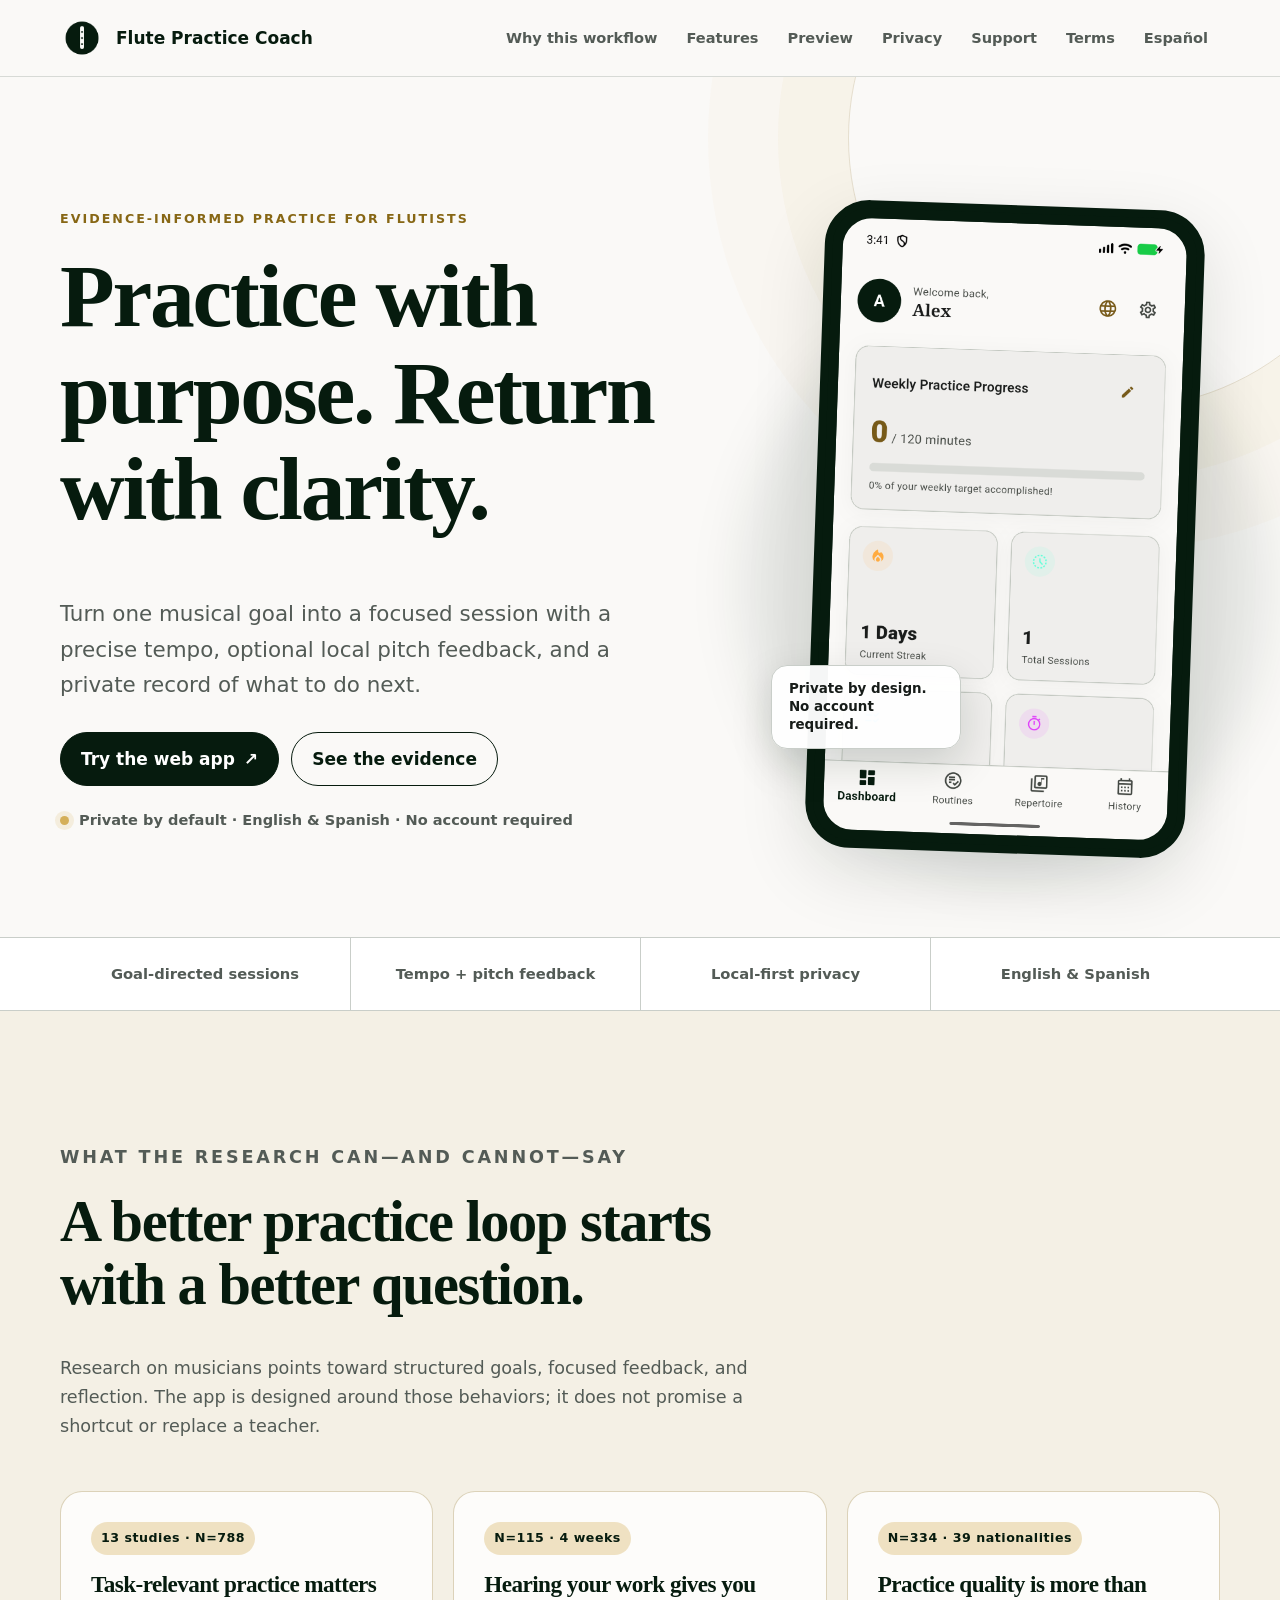
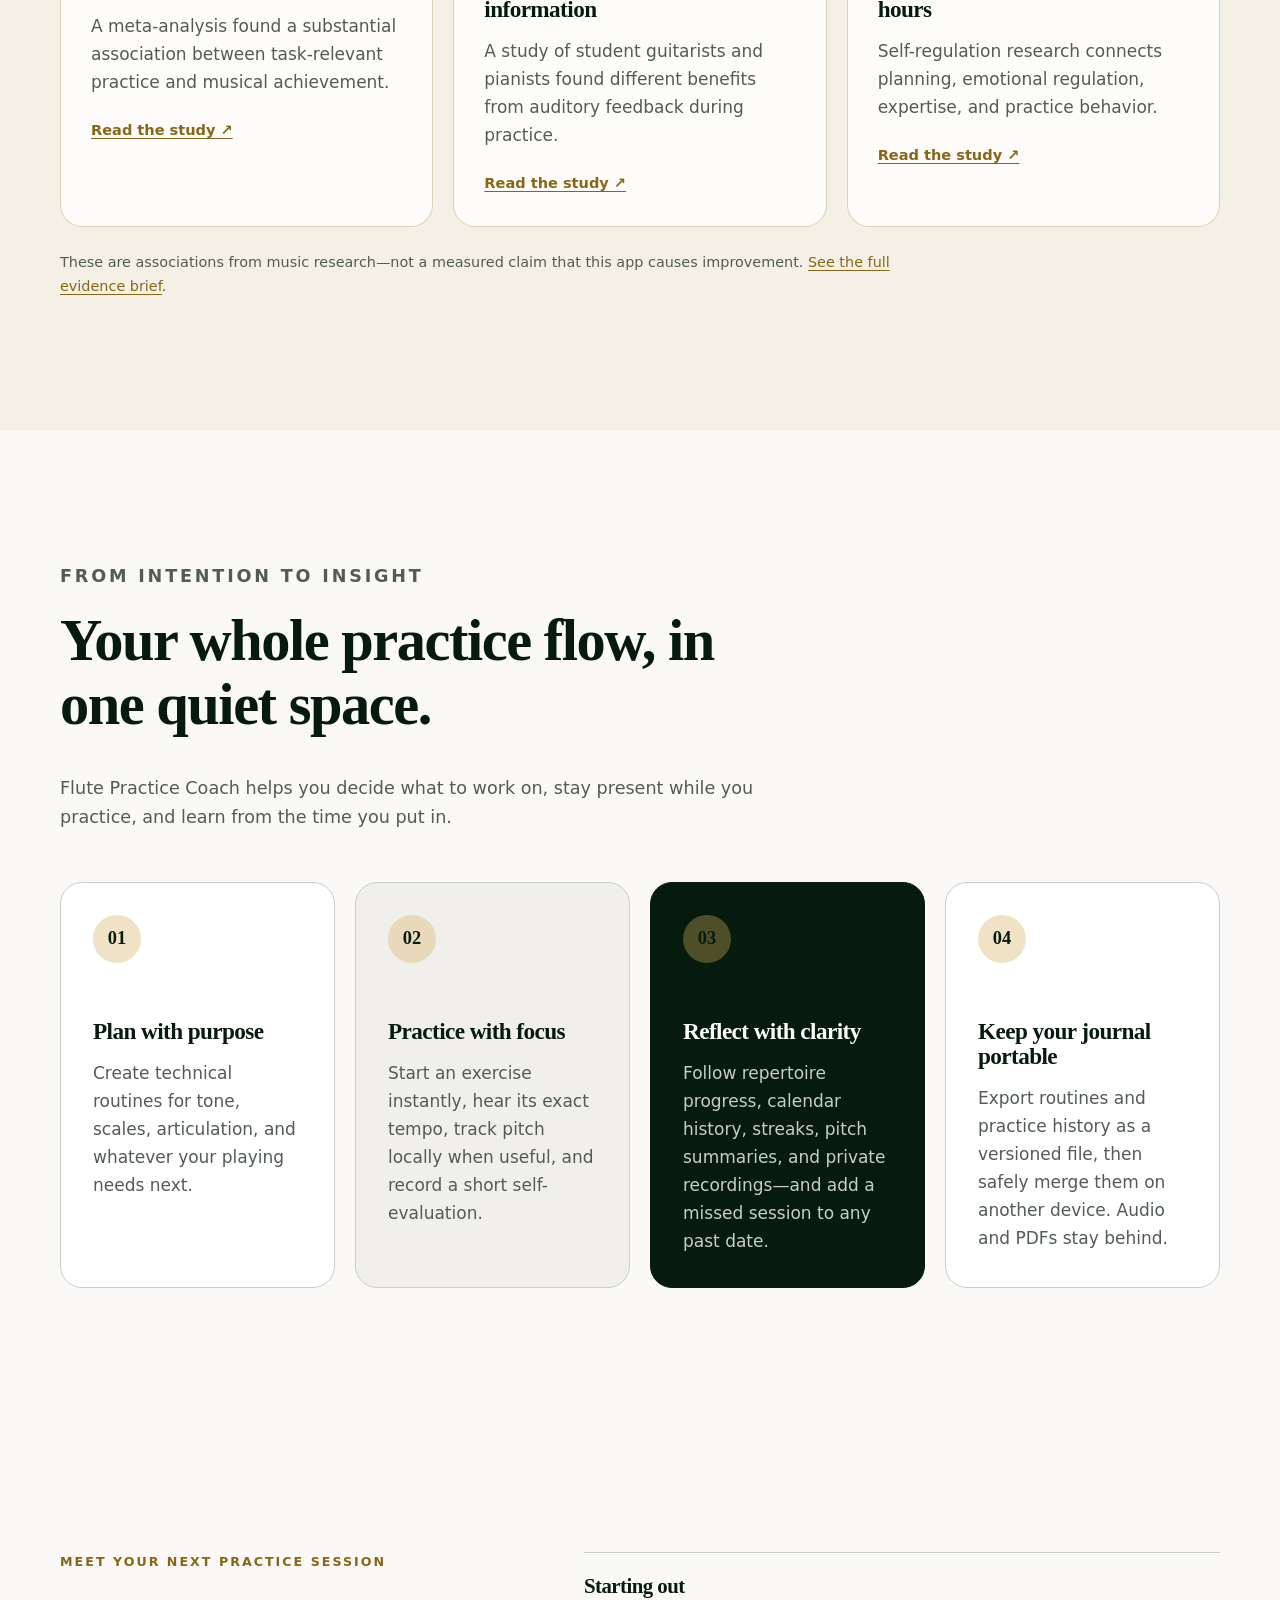
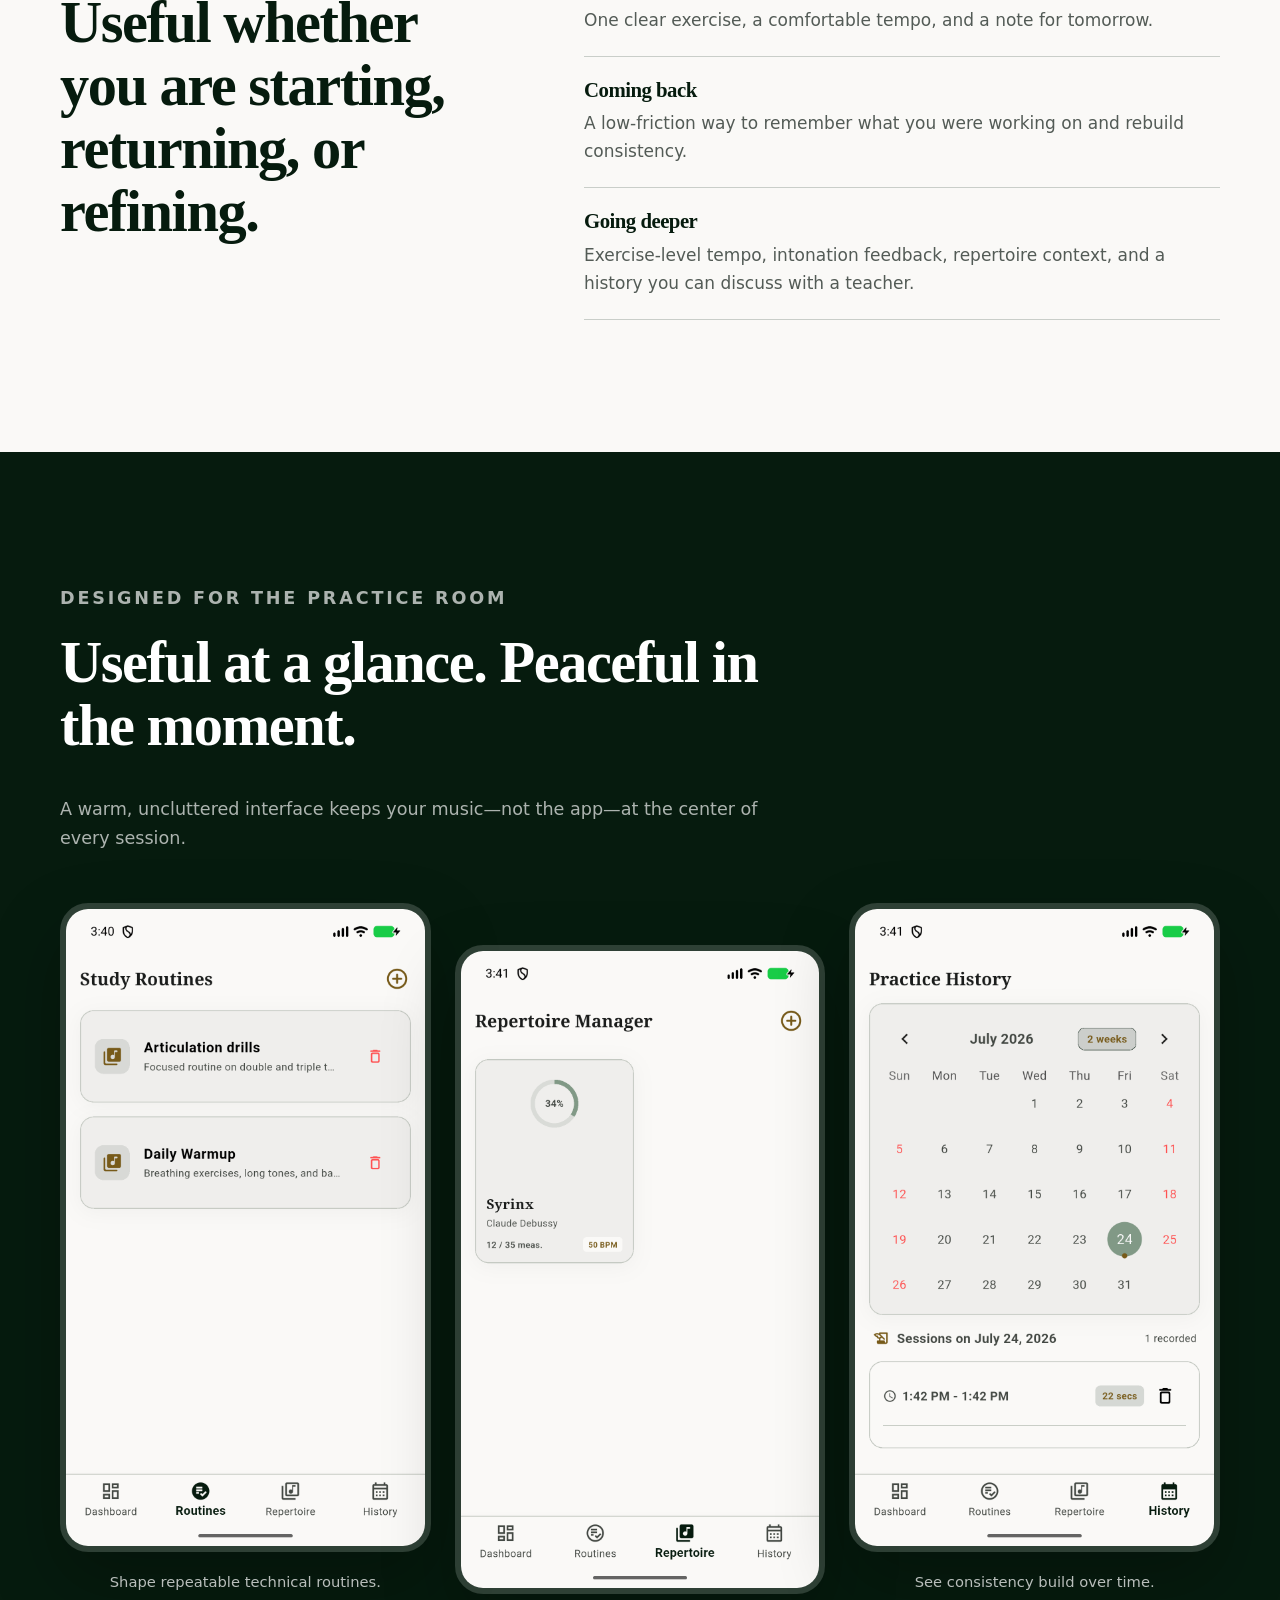
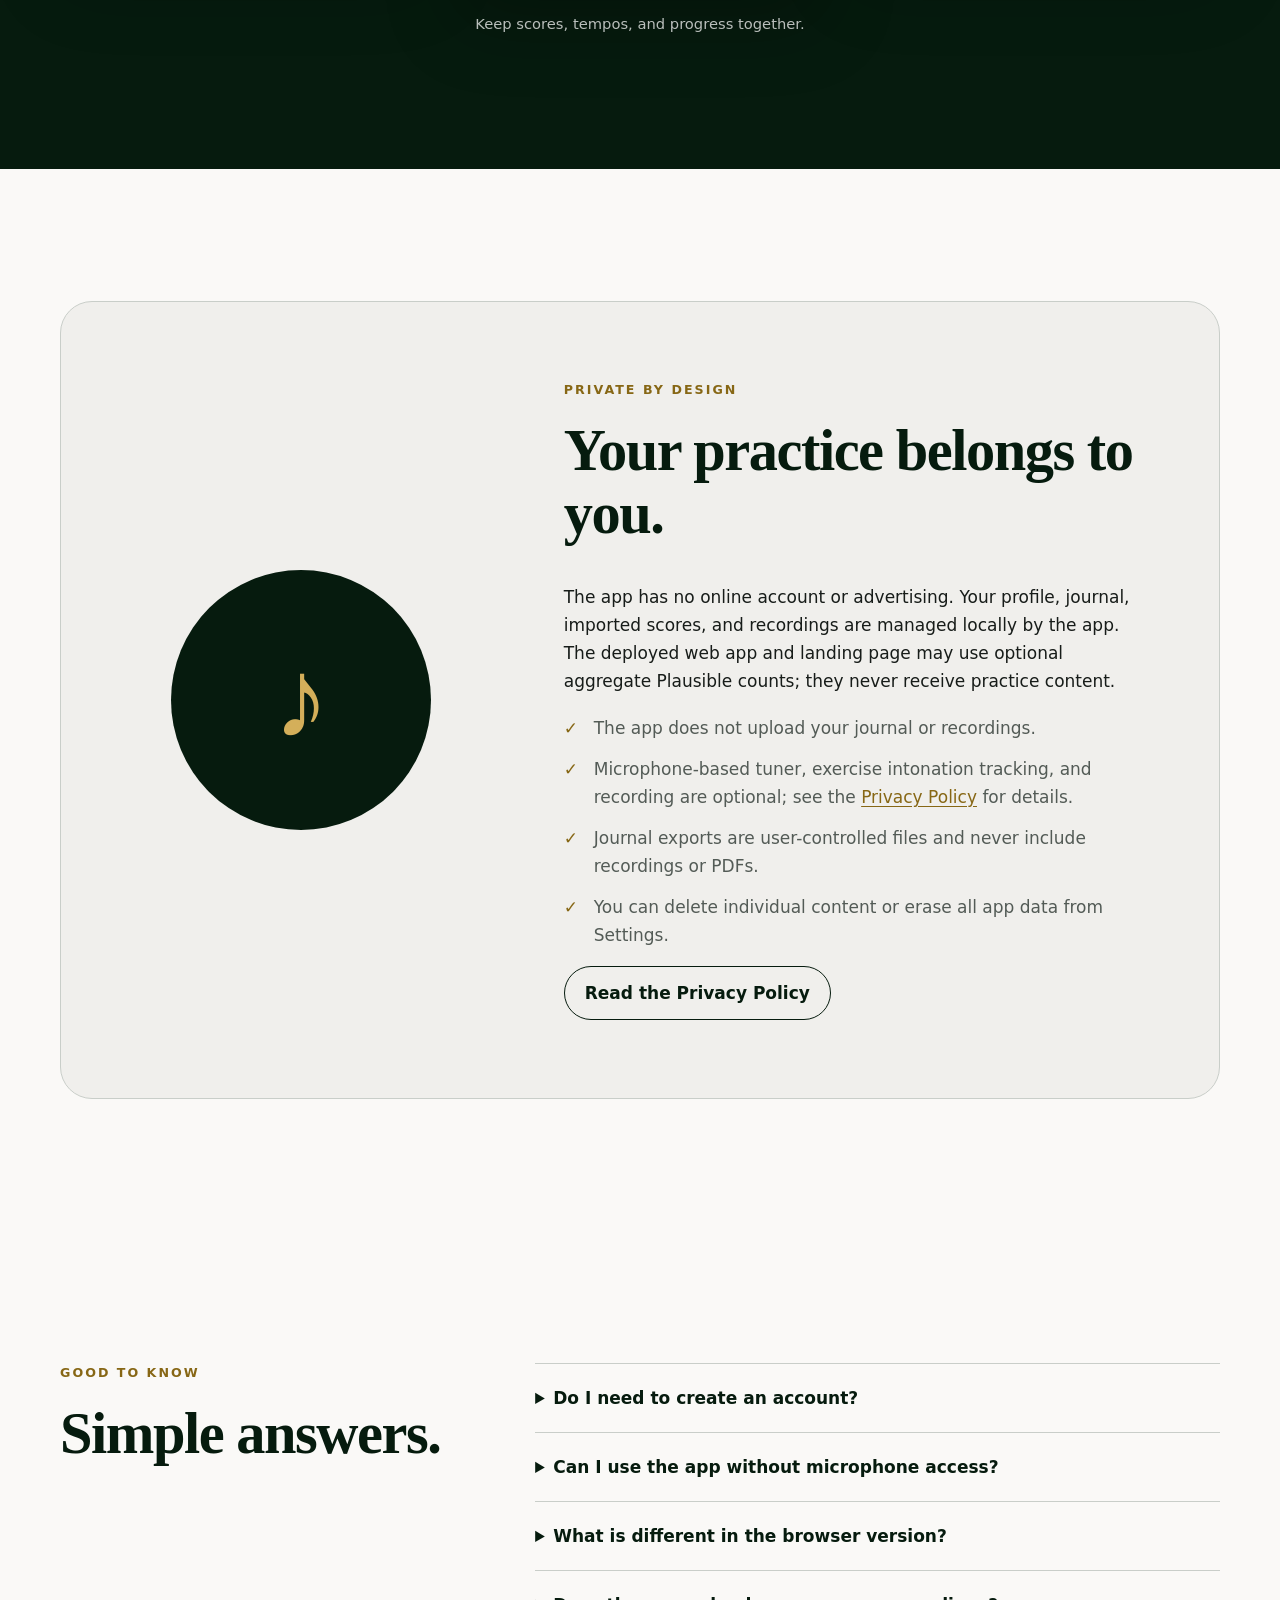
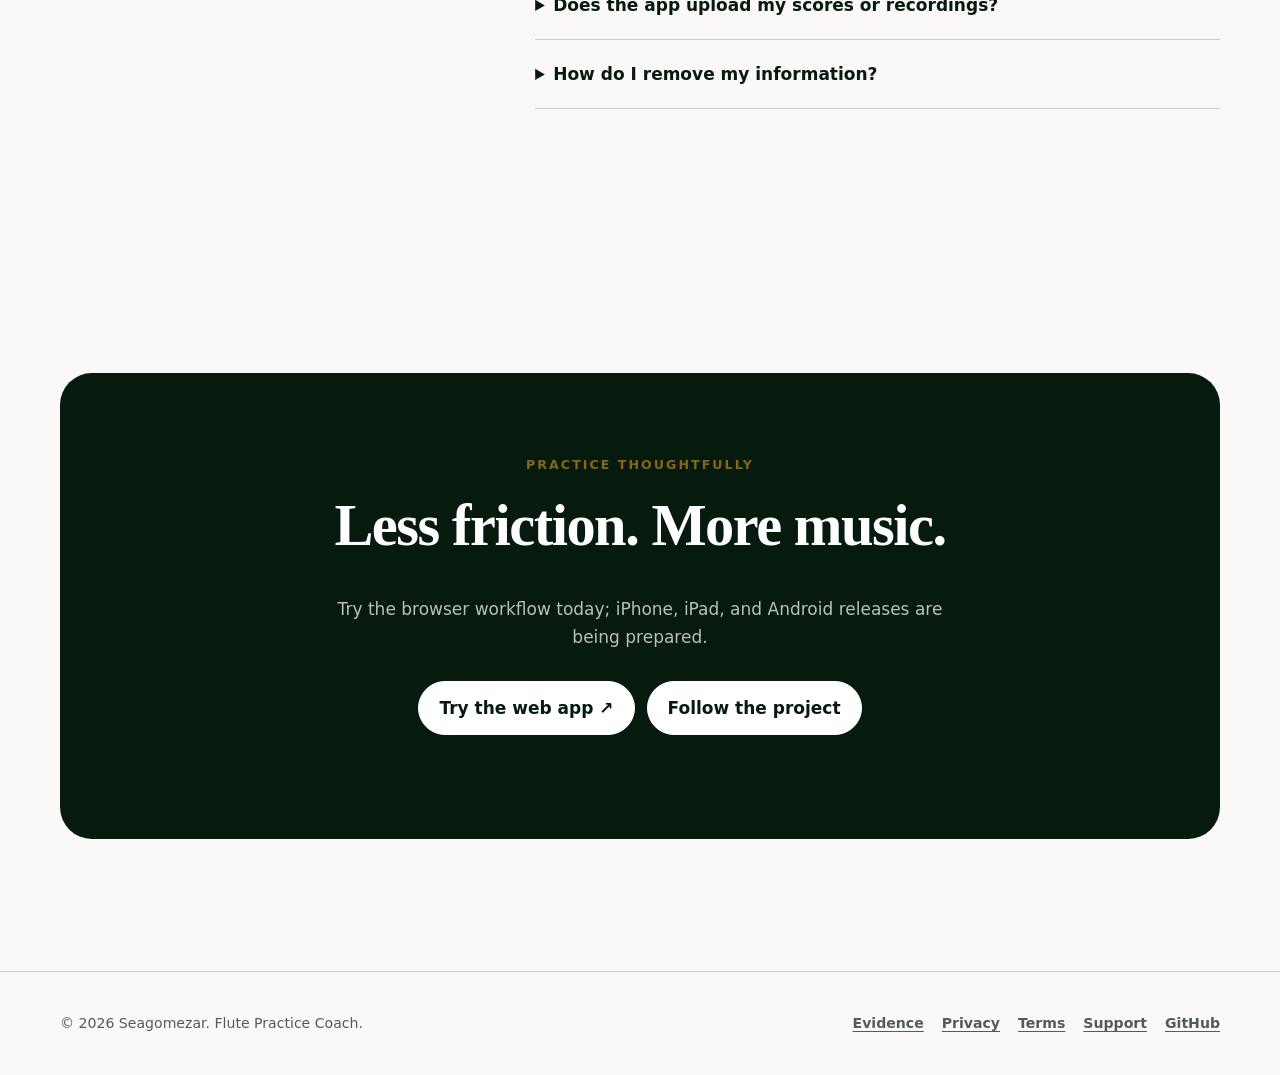
<file: docs/index.html>
<!DOCTYPE html>
<html lang="en" data-plausible-domain="">
<head>
  <meta charset="utf-8">
  <meta name="viewport" content="width=device-width, initial-scale=1">
  <meta name="theme-color" content="#061b0e">
  <meta name="description" content="Flute Practice Coach turns evidence-informed flute practice into a calm, private workflow for planning, feedback, and reflection.">
  <meta property="og:type" content="website">
  <meta property="og:title" content="Flute Practice Coach — Practice with purpose">
  <meta property="og:description" content="Plan flute practice, hear the tempo, use local pitch feedback, and return to your progress without accounts or ads.">
  <meta property="og:image" content="https://seagomezar.github.io/music-journal-app/assets/feature-graphic.png">
  <meta property="og:url" content="https://seagomezar.github.io/music-journal-app/">
  <meta name="twitter:card" content="summary_large_image">
  <link rel="canonical" href="https://seagomezar.github.io/music-journal-app/">
  <link rel="alternate" hreflang="en" href="index.html">
  <link rel="alternate" hreflang="es" href="index-es.html">
  <link rel="icon" href="assets/app-icon.png">
  <link rel="manifest" href="site.webmanifest">
  <link rel="stylesheet" href="styles.css">
  <title>Flute Practice Coach — Practice with purpose</title>
</head>
<body>
  <a class="skip-link" href="#main-content">Skip to content</a>

  <header class="site-header">
    <div class="container nav-shell">
      <a class="brand" href="index.html" aria-label="Flute Practice Coach home">
        <img src="assets/app-icon.png" alt="" width="44" height="44">
        <span>Flute Practice Coach</span>
      </a>
      <nav class="site-nav" aria-label="Primary navigation">
        <a href="#evidence">Why this workflow</a>
        <a href="#features">Features</a>
        <a href="#screens">Preview</a>
        <a href="#privacy">Privacy</a>
        <a href="support.html">Support</a>
        <a href="terms-and-conditions.html">Terms</a>
        <a href="index-es.html" lang="es">Español</a>
      </nav>
    </div>
  </header>

  <main id="main-content">
    <section class="hero">
      <div class="container hero-grid">
        <div class="hero-copy">
          <p class="eyebrow">Evidence-informed practice for flutists</p>
          <h1>Practice with purpose. Return with clarity.</h1>
          <p class="hero-lede">Turn one musical goal into a focused session with a precise tempo, optional local pitch feedback, and a private record of what to do next.</p>
          <div class="button-row">
            <a class="button" href="app/" data-plausible-event="landing_cta_click" data-plausible-target="web_app">Try the web app <span aria-hidden="true">↗</span></a>
            <a class="button secondary" href="#evidence">See the evidence</a>
          </div>
          <p class="availability">Private by default · English &amp; Spanish · No account required</p>
        </div>

        <div class="phone-stage">
          <div class="phone-frame">
            <img src="assets/screenshots/dashboard.png" alt="Dashboard showing weekly practice progress, current streak, and total sessions" width="1080" height="1920">
          </div>
          <div class="floating-note">Private by design.<br>No account required.</div>
        </div>
      </div>
    </section>

    <section class="trust-strip" aria-label="Product principles">
      <div class="container trust-grid">
        <div class="trust-item">Goal-directed sessions</div>
        <div class="trust-item">Tempo + pitch feedback</div>
        <div class="trust-item">Local-first privacy</div>
        <div class="trust-item">English &amp; Spanish</div>
      </div>
    </section>
    <p class="analytics-notice" data-analytics-notice hidden>We measure only aggregate page and activation counts to improve this experience. We never send journal, audio, profile, or pitch data. <a href="privacy-policy.html">Privacy details</a>.</p>

    <section class="section evidence-section" id="evidence">
      <div class="container">
        <div class="section-heading">
          <p class="eyebrow">What the research can—and cannot—say</p>
          <h2>A better practice loop starts with a better question.</h2>
          <p>Research on musicians points toward structured goals, focused feedback, and reflection. The app is designed around those behaviors; it does not promise a shortcut or replace a teacher.</p>
        </div>
        <div class="evidence-grid">
          <article class="evidence-card">
            <span class="evidence-stat">13 studies · N=788</span>
            <h3>Task-relevant practice matters</h3>
            <p>A meta-analysis found a substantial association between task-relevant practice and musical achievement.</p>
            <a href="https://pubmed.ncbi.nlm.nih.gov/25018742/" rel="noopener noreferrer">Read the study ↗</a>
          </article>
          <article class="evidence-card">
            <span class="evidence-stat">N=115 · 4 weeks</span>
            <h3>Hearing your work gives you information</h3>
            <p>A study of student guitarists and pianists found different benefits from auditory feedback during practice.</p>
            <a href="https://pubmed.ncbi.nlm.nih.gov/36396694/" rel="noopener noreferrer">Read the study ↗</a>
          </article>
          <article class="evidence-card">
            <span class="evidence-stat">N=334 · 39 nationalities</span>
            <h3>Practice quality is more than hours</h3>
            <p>Self-regulation research connects planning, emotional regulation, expertise, and practice behavior.</p>
            <a href="https://pubmed.ncbi.nlm.nih.gov/33240155/" rel="noopener noreferrer">Read the study ↗</a>
          </article>
        </div>
        <p class="evidence-note">These are associations from music research—not a measured claim that this app causes improvement. <a href="research/flutist-practice-evidence.html">See the full evidence brief</a>.</p>
      </div>
    </section>

    <section class="section" id="features">
      <div class="container">
        <div class="section-heading">
          <p class="eyebrow">From intention to insight</p>
          <h2>Your whole practice flow, in one quiet space.</h2>
          <p>Flute Practice Coach helps you decide what to work on, stay present while you practice, and learn from the time you put in.</p>
        </div>

        <div class="feature-grid">
          <article class="feature-card">
            <div class="feature-number" aria-hidden="true">01</div>
            <h3>Plan with purpose</h3>
            <p>Create technical routines for tone, scales, articulation, and whatever your playing needs next.</p>
          </article>
          <article class="feature-card">
            <div class="feature-number" aria-hidden="true">02</div>
            <h3>Practice with focus</h3>
            <p>Start an exercise instantly, hear its exact tempo, track pitch locally when useful, and record a short self-evaluation.</p>
          </article>
          <article class="feature-card">
            <div class="feature-number" aria-hidden="true">03</div>
            <h3>Reflect with clarity</h3>
            <p>Follow repertoire progress, calendar history, streaks, pitch summaries, and private recordings—and add a missed session to any past date.</p>
          </article>
          <article class="feature-card">
            <div class="feature-number" aria-hidden="true">04</div>
            <h3>Keep your journal portable</h3>
            <p>Export routines and practice history as a versioned file, then safely merge them on another device. Audio and PDFs stay behind.</p>
          </article>
        </div>
      </div>
    </section>

    <section class="section audience-section">
      <div class="container audience-grid">
        <div>
          <p class="eyebrow">Meet your next practice session</p>
          <h2>Useful whether you are starting, returning, or refining.</h2>
        </div>
        <div class="audience-list">
          <article>
            <h3>Starting out</h3>
            <p>One clear exercise, a comfortable tempo, and a note for tomorrow.</p>
          </article>
          <article>
            <h3>Coming back</h3>
            <p>A low-friction way to remember what you were working on and rebuild consistency.</p>
          </article>
          <article>
            <h3>Going deeper</h3>
            <p>Exercise-level tempo, intonation feedback, repertoire context, and a history you can discuss with a teacher.</p>
          </article>
        </div>
      </div>
    </section>

    <section class="section screens-section" id="screens">
      <div class="container">
        <div class="section-heading">
          <p class="eyebrow">Designed for the practice room</p>
          <h2>Useful at a glance. Peaceful in the moment.</h2>
          <p>A warm, uncluttered interface keeps your music—not the app—at the center of every session.</p>
        </div>

        <div class="screen-grid">
          <figure class="screen-card">
            <img src="assets/screenshots/routines.png" alt="Study Routines screen with articulation and warmup routines" width="1080" height="1920" loading="lazy">
            <figcaption>Shape repeatable technical routines.</figcaption>
          </figure>
          <figure class="screen-card">
            <img src="assets/screenshots/repertoire.png" alt="Repertoire Manager showing progress for Debussy's Syrinx" width="1080" height="1920" loading="lazy">
            <figcaption>Keep scores, tempos, and progress together.</figcaption>
          </figure>
          <figure class="screen-card">
            <img src="assets/screenshots/history.png" alt="Practice History calendar with a recorded session" width="1080" height="1920" loading="lazy">
            <figcaption>See consistency build over time.</figcaption>
          </figure>
        </div>
      </div>
    </section>

    <section class="section" id="privacy">
      <div class="container privacy-panel">
        <div class="privacy-mark" aria-hidden="true">♪</div>
        <div>
          <p class="eyebrow">Private by design</p>
          <h2>Your practice belongs to you.</h2>
          <p>The app has no online account or advertising. Your profile, journal, imported scores, and recordings are managed locally by the app. The deployed web app and landing page may use optional aggregate Plausible counts; they never receive practice content.</p>
          <ul class="privacy-list">
            <li>The app does not upload your journal or recordings.</li>
            <li>Microphone-based tuner, exercise intonation tracking, and recording are optional; see the <a href="privacy-policy.html">Privacy Policy</a> for details.</li>
            <li>Journal exports are user-controlled files and never include recordings or PDFs.</li>
            <li>You can delete individual content or erase all app data from Settings.</li>
          </ul>
          <a class="button secondary" href="privacy-policy.html">Read the Privacy Policy</a>
        </div>
      </div>
    </section>

    <section class="section" id="questions">
      <div class="container faq-grid">
        <div>
          <p class="eyebrow">Good to know</p>
          <h2>Simple answers.</h2>
        </div>
        <div class="faq-list">
          <details>
            <summary>Do I need to create an account?</summary>
            <p>No. Enter a display name to create a profile stored by the app on your device.</p>
          </details>
          <details>
            <summary>Can I use the app without microphone access?</summary>
            <p>Yes. The tuner, exercise intonation tracking, and recording are optional; all other features remain available if you deny microphone permission.</p>
          </details>
          <details>
            <summary>What is different in the browser version?</summary>
            <p>Your profile, journal, and saved recordings use browser storage. PDF importing and viewing are mobile-only, and recordings remain available in session history after a reload. See the <a href="privacy-policy.html">Privacy Policy</a> for storage-retention limits.</p>
          </details>
          <details>
            <summary>Does the app upload my scores or recordings?</summary>
            <p>No. The app does not operate a server or transmit your journal, PDF scores, or recordings. Your device platform may separately include app data in backups you enable.</p>
          </details>
          <details>
            <summary>How do I remove my information?</summary>
            <p>Delete individual sessions or repertoire items, or use <strong>Erase all data</strong> in Settings to remove the local profile and app-managed files.</p>
          </details>
        </div>
      </div>
    </section>

    <section class="section">
      <div class="container closing-panel">
        <p class="eyebrow">Practice thoughtfully</p>
        <h2>Less friction. More music.</h2>
        <p>Try the browser workflow today; iPhone, iPad, and Android releases are being prepared.</p>
        <div class="button-row centered">
          <a class="button" href="app/" data-plausible-event="landing_cta_click" data-plausible-target="web_app">Try the web app ↗</a>
          <a class="button secondary" href="https://github.com/seagomezar/music-journal-app" rel="noopener noreferrer">Follow the project</a>
        </div>
      </div>
    </section>
  </main>

  <footer class="site-footer">
    <div class="container footer-grid">
      <div class="footer-copy">© 2026 Seagomezar. Flute Practice Coach.</div>
      <nav class="footer-links" aria-label="Legal and support">
        <a href="research/flutist-practice-evidence.html">Evidence</a>
        <a href="privacy-policy.html">Privacy</a>
        <a href="terms-and-conditions.html">Terms</a>
        <a href="support.html">Support</a>
        <a href="https://github.com/seagomezar/music-journal-app" rel="noopener noreferrer">GitHub</a>
      </nav>
    </div>
  </footer>
  <script src="analytics.js" defer></script>
</body>
</html>
</file>
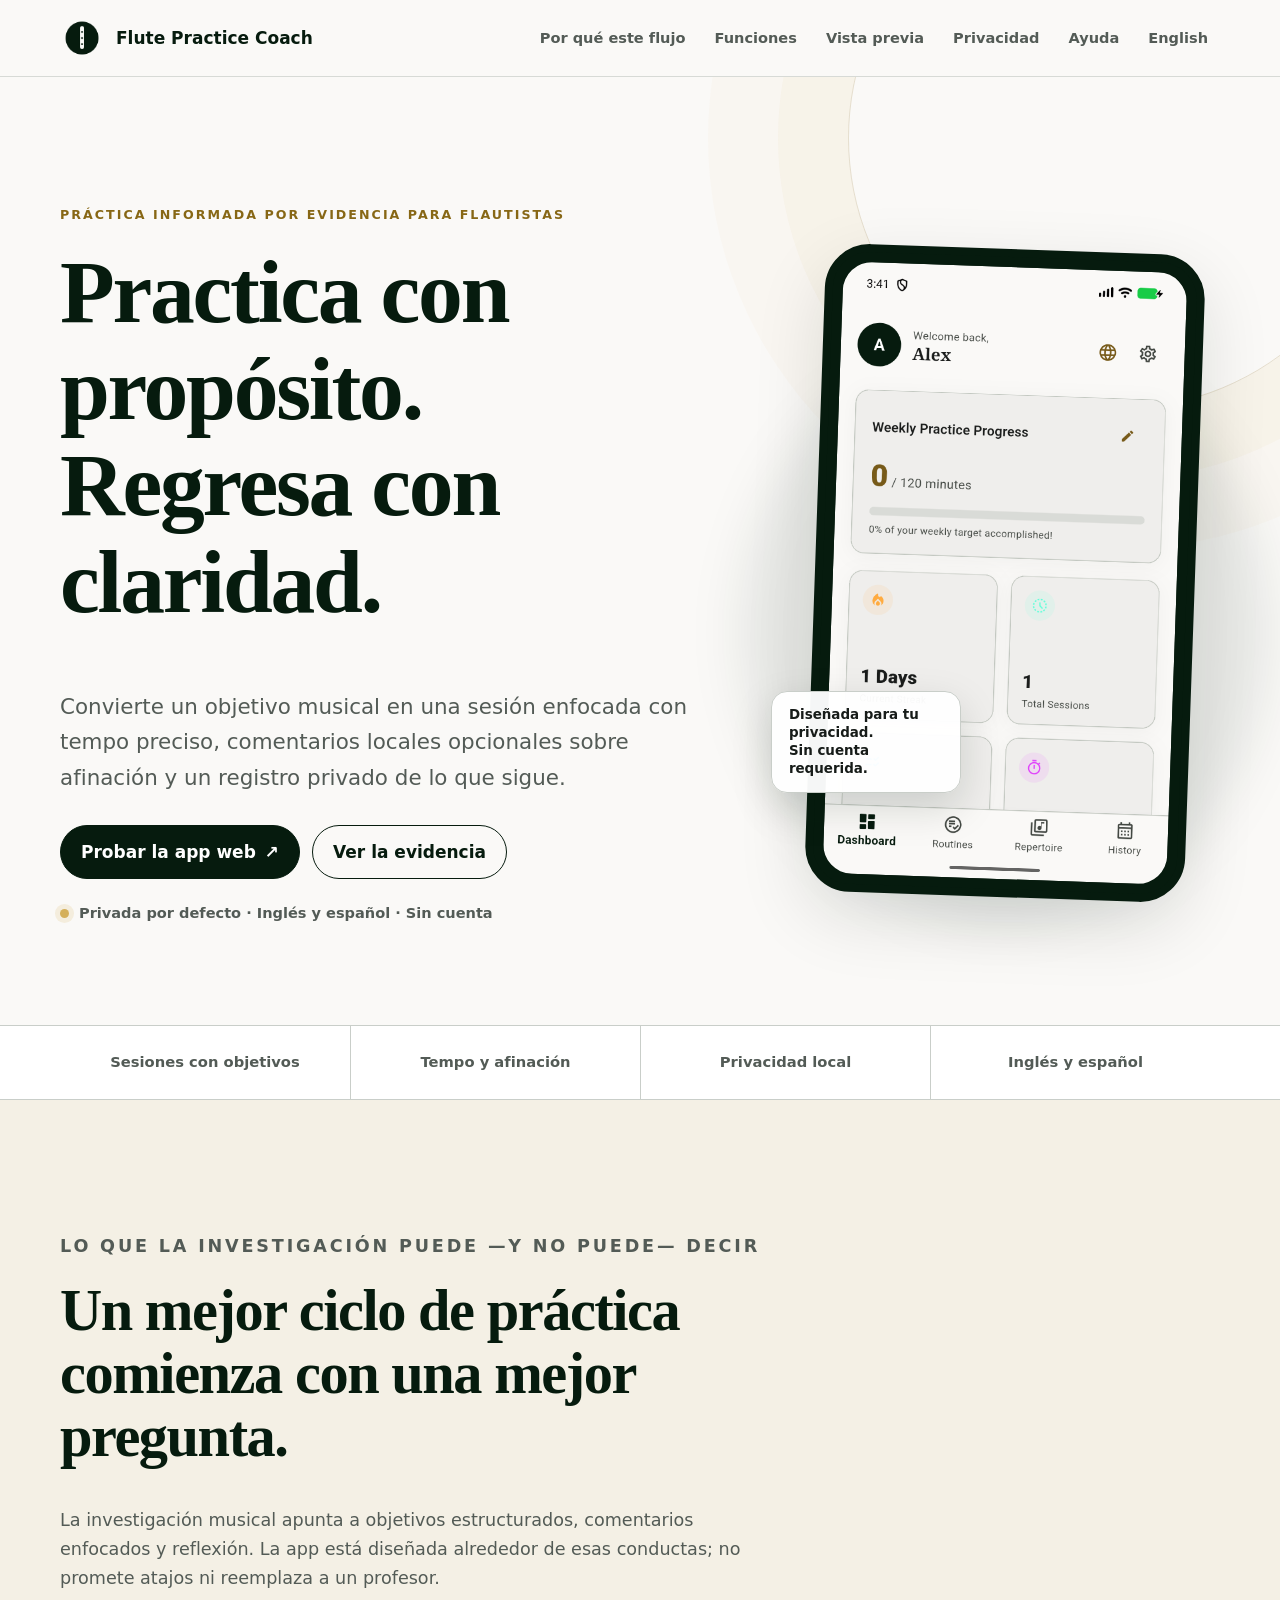
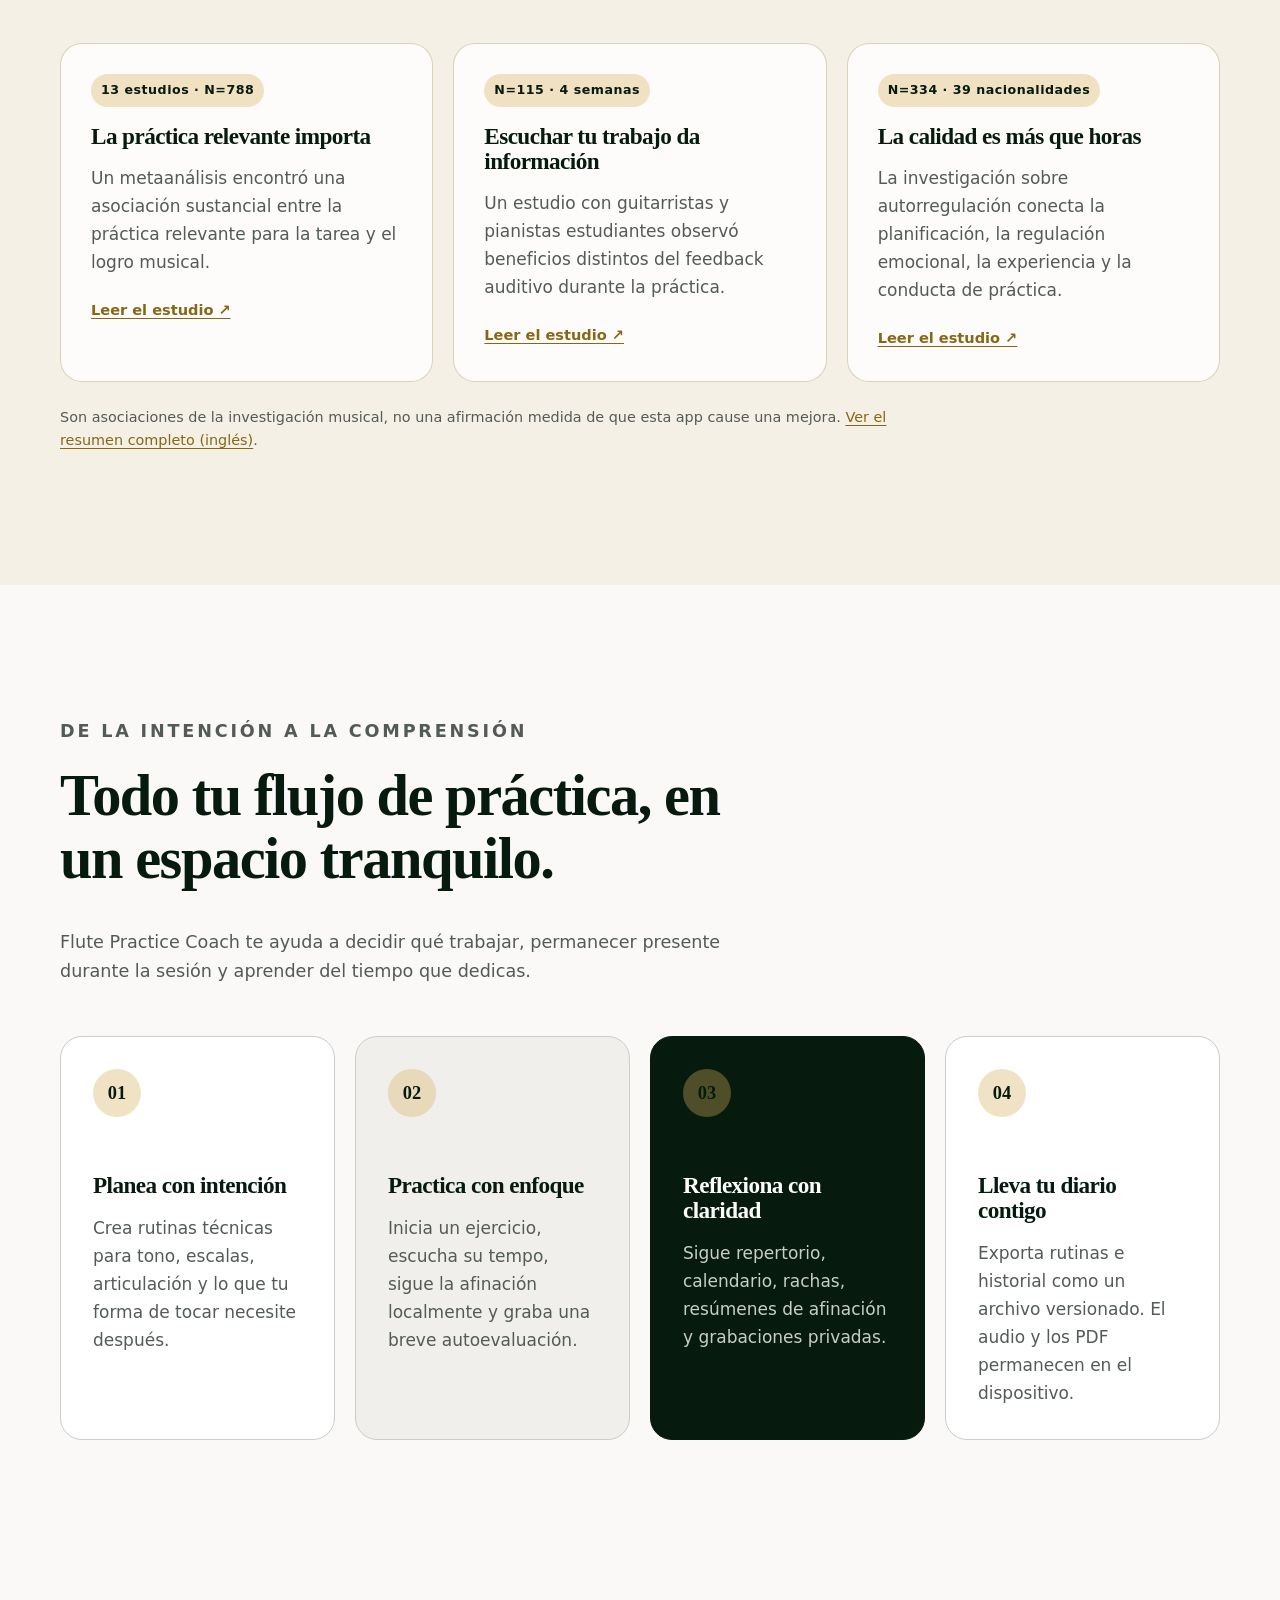
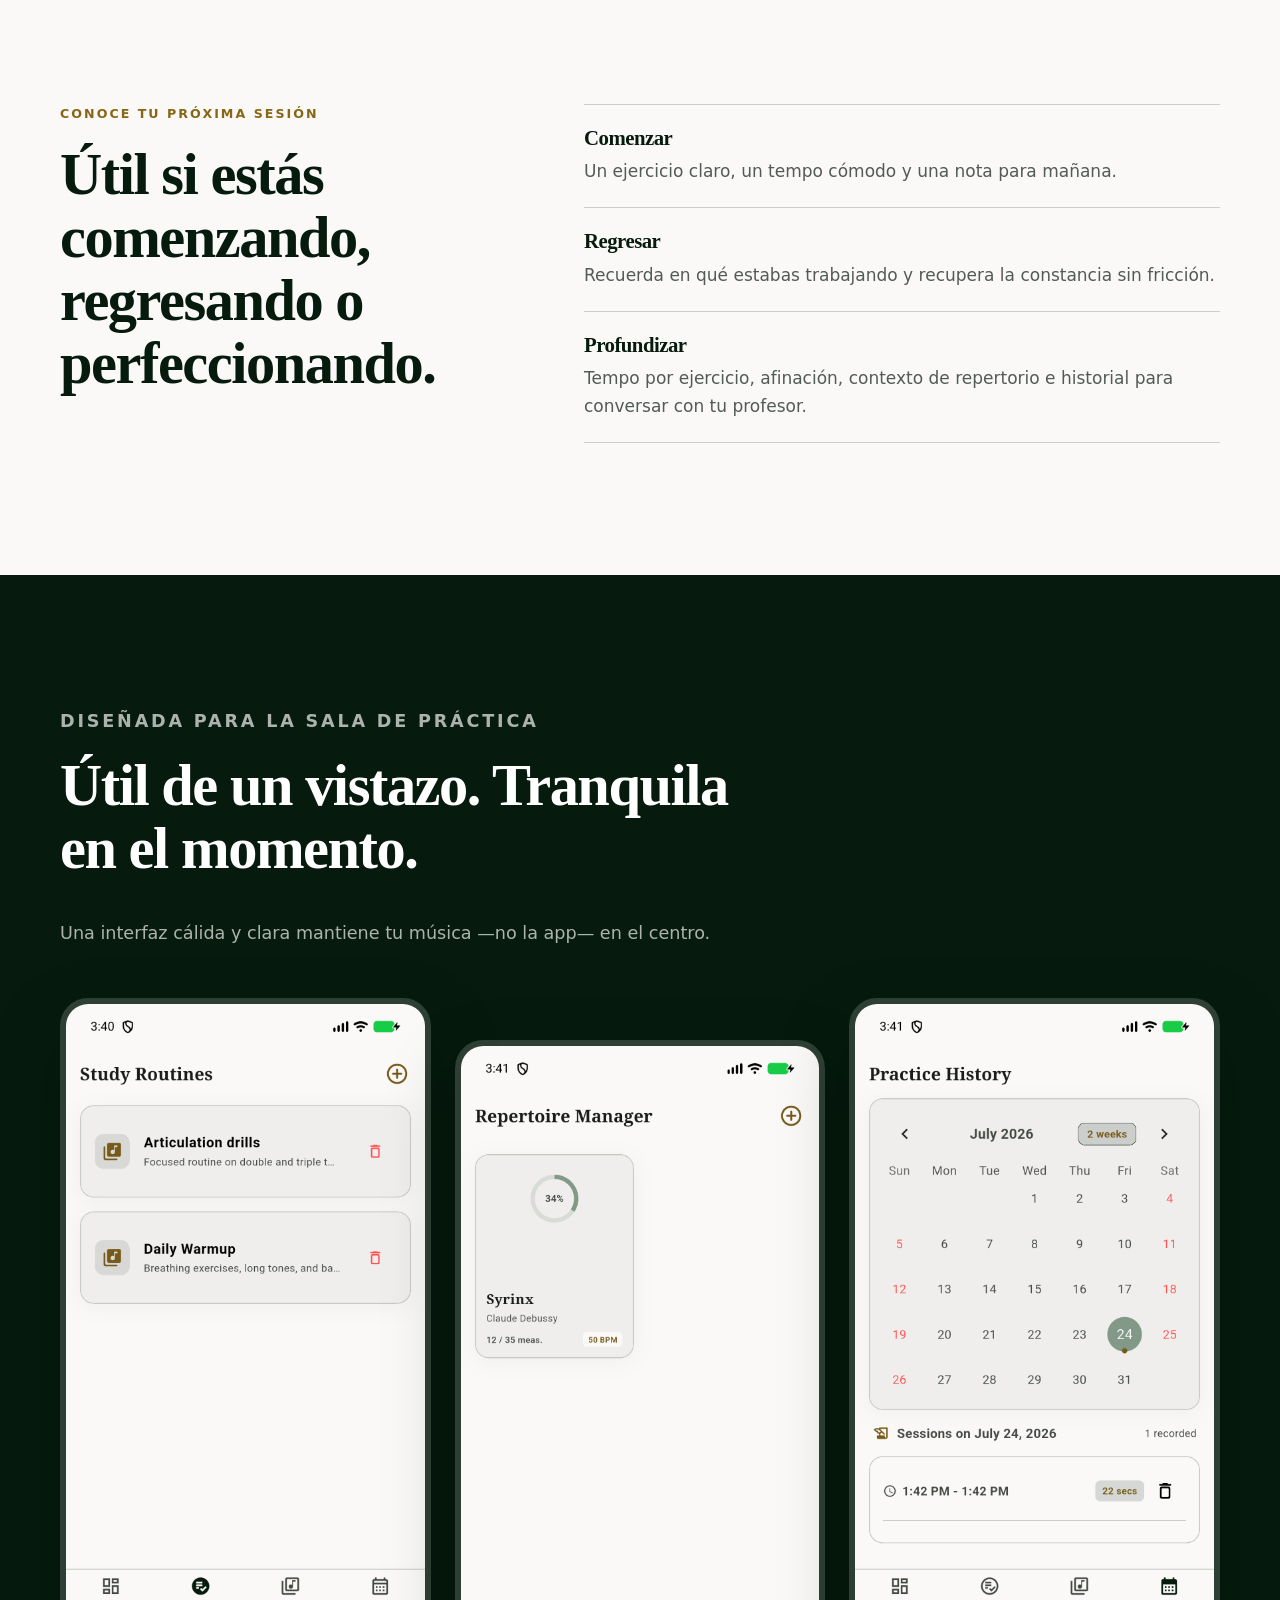
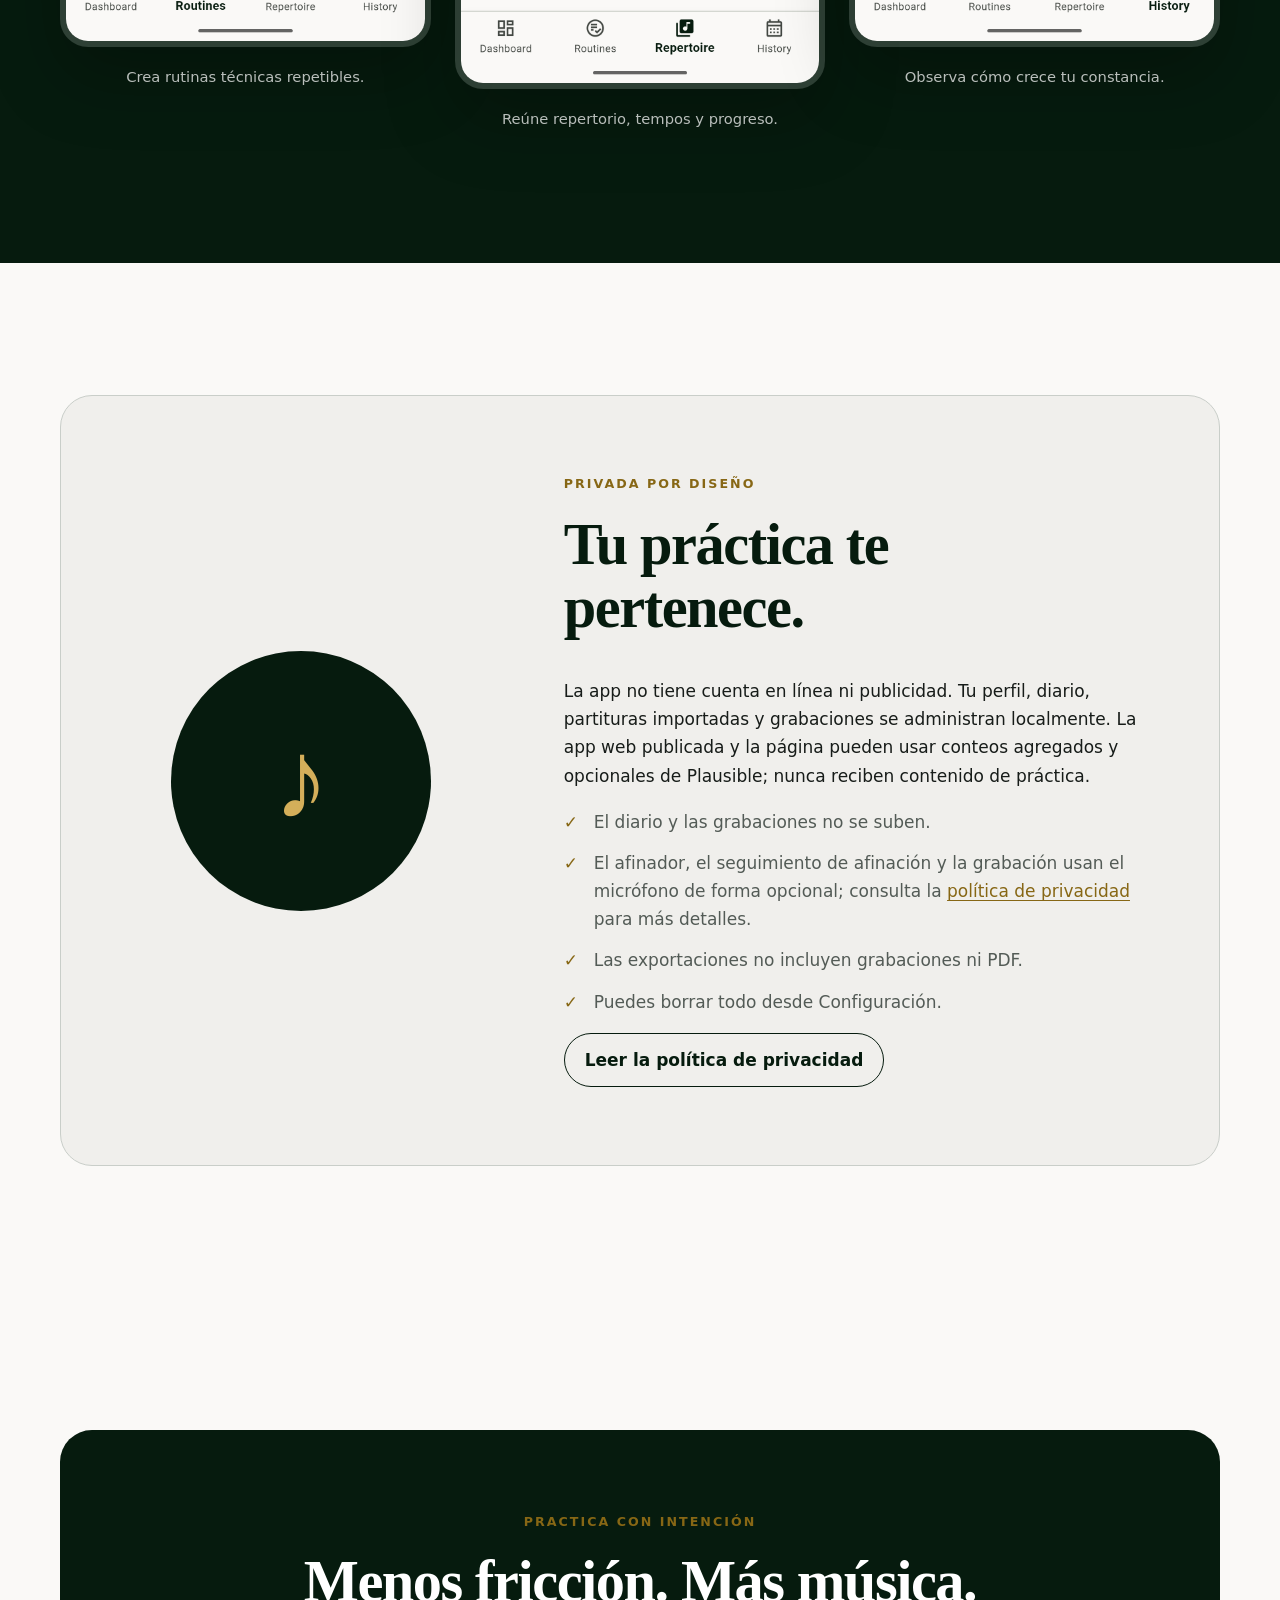
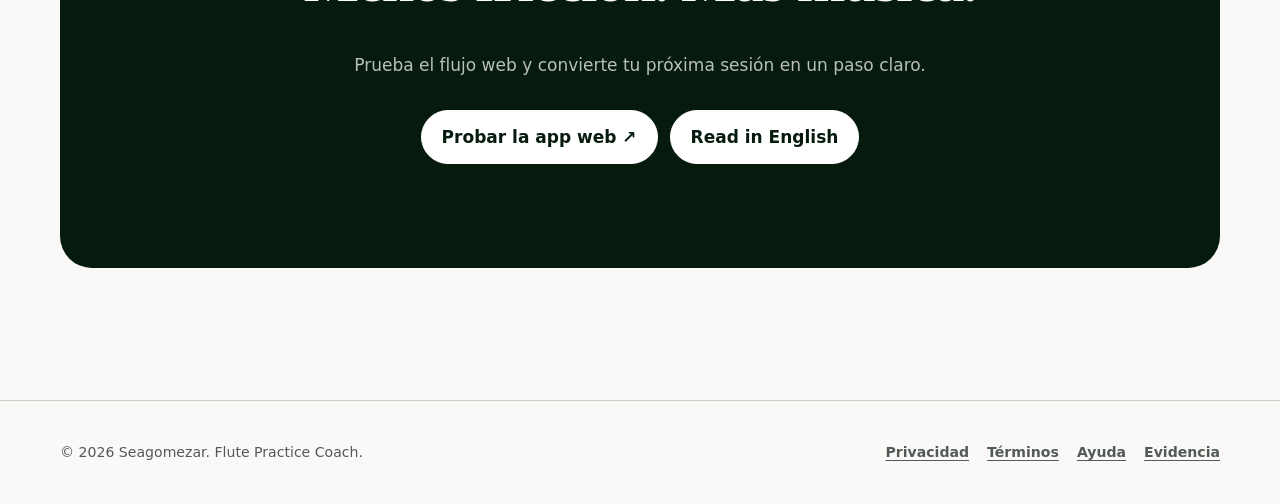
<file: docs/index-es.html>
<!DOCTYPE html>
<html lang="es" data-plausible-domain="">
<head>
  <meta charset="utf-8">
  <meta name="viewport" content="width=device-width, initial-scale=1">
  <meta name="theme-color" content="#061b0e">
  <meta name="description" content="Flute Practice Coach convierte la práctica informada por evidencia en un flujo tranquilo y privado para planear, recibir comentarios y reflexionar.">
  <meta property="og:type" content="website">
  <meta property="og:title" content="Flute Practice Coach — Practica con propósito">
  <meta property="og:description" content="Planea tu práctica de flauta, escucha el tempo, usa comentarios locales de afinación y vuelve a tu progreso sin cuentas ni anuncios.">
  <meta property="og:image" content="https://seagomezar.github.io/music-journal-app/assets/feature-graphic.png">
  <meta property="og:url" content="https://seagomezar.github.io/music-journal-app/index-es.html">
  <link rel="canonical" href="https://seagomezar.github.io/music-journal-app/index-es.html">
  <link rel="alternate" hreflang="en" href="index.html">
  <link rel="alternate" hreflang="es" href="index-es.html">
  <link rel="icon" href="assets/app-icon.png">
  <link rel="manifest" href="site.webmanifest">
  <link rel="stylesheet" href="styles.css">
  <title>Flute Practice Coach — Practica con propósito</title>
</head>
<body>
  <a class="skip-link" href="#main-content">Saltar al contenido</a>
  <header class="site-header">
    <div class="container nav-shell">
      <a class="brand" href="index-es.html" aria-label="Inicio de Flute Practice Coach">
        <img src="assets/app-icon.png" alt="" width="44" height="44">
        <span>Flute Practice Coach</span>
      </a>
      <nav class="site-nav" aria-label="Navegación principal">
        <a href="#evidence">Por qué este flujo</a>
        <a href="#features">Funciones</a>
        <a href="#screens">Vista previa</a>
        <a href="#privacy">Privacidad</a>
        <a href="support.html">Ayuda</a>
        <a href="index.html" lang="en">English</a>
      </nav>
    </div>
  </header>

  <main id="main-content">
    <section class="hero">
      <div class="container hero-grid">
        <div class="hero-copy">
          <p class="eyebrow">Práctica informada por evidencia para flautistas</p>
          <h1>Practica con propósito. Regresa con claridad.</h1>
          <p class="hero-lede">Convierte un objetivo musical en una sesión enfocada con tempo preciso, comentarios locales opcionales sobre afinación y un registro privado de lo que sigue.</p>
          <div class="button-row">
            <a class="button" href="app/" data-plausible-event="landing_cta_click" data-plausible-target="web_app">Probar la app web <span aria-hidden="true">↗</span></a>
            <a class="button secondary" href="#evidence">Ver la evidencia</a>
          </div>
          <p class="availability">Privada por defecto · Inglés y español · Sin cuenta</p>
        </div>
        <div class="phone-stage">
          <div class="phone-frame">
            <img src="assets/screenshots/dashboard.png" alt="Panel con progreso semanal, racha y sesiones de práctica" width="1080" height="1920">
          </div>
          <div class="floating-note">Diseñada para tu privacidad.<br>Sin cuenta requerida.</div>
        </div>
      </div>
    </section>

    <section class="trust-strip" aria-label="Principios del producto">
      <div class="container trust-grid">
        <div class="trust-item">Sesiones con objetivos</div>
        <div class="trust-item">Tempo y afinación</div>
        <div class="trust-item">Privacidad local</div>
        <div class="trust-item">Inglés y español</div>
      </div>
    </section>
    <p class="analytics-notice" data-analytics-notice hidden>Medimos solo conteos agregados de visitas y activación para mejorar la experiencia. Nunca enviamos tu diario, audio, perfil ni datos de afinación. <a href="privacy-policy.html">Detalles de privacidad</a>.</p>

    <section class="section evidence-section" id="evidence">
      <div class="container">
        <div class="section-heading">
          <p class="eyebrow">Lo que la investigación puede —y no puede— decir</p>
          <h2>Un mejor ciclo de práctica comienza con una mejor pregunta.</h2>
          <p>La investigación musical apunta a objetivos estructurados, comentarios enfocados y reflexión. La app está diseñada alrededor de esas conductas; no promete atajos ni reemplaza a un profesor.</p>
        </div>
        <div class="evidence-grid">
          <article class="evidence-card">
            <span class="evidence-stat">13 estudios · N=788</span>
            <h3>La práctica relevante importa</h3>
            <p>Un metaanálisis encontró una asociación sustancial entre la práctica relevante para la tarea y el logro musical.</p>
            <a href="https://pubmed.ncbi.nlm.nih.gov/25018742/" rel="noopener noreferrer">Leer el estudio ↗</a>
          </article>
          <article class="evidence-card">
            <span class="evidence-stat">N=115 · 4 semanas</span>
            <h3>Escuchar tu trabajo da información</h3>
            <p>Un estudio con guitarristas y pianistas estudiantes observó beneficios distintos del feedback auditivo durante la práctica.</p>
            <a href="https://pubmed.ncbi.nlm.nih.gov/36396694/" rel="noopener noreferrer">Leer el estudio ↗</a>
          </article>
          <article class="evidence-card">
            <span class="evidence-stat">N=334 · 39 nacionalidades</span>
            <h3>La calidad es más que horas</h3>
            <p>La investigación sobre autorregulación conecta la planificación, la regulación emocional, la experiencia y la conducta de práctica.</p>
            <a href="https://pubmed.ncbi.nlm.nih.gov/33240155/" rel="noopener noreferrer">Leer el estudio ↗</a>
          </article>
        </div>
        <p class="evidence-note">Son asociaciones de la investigación musical, no una afirmación medida de que esta app cause una mejora. <a href="research/flutist-practice-evidence.html">Ver el resumen completo (inglés)</a>.</p>
      </div>
    </section>

    <section class="section" id="features">
      <div class="container">
        <div class="section-heading">
          <p class="eyebrow">De la intención a la comprensión</p>
          <h2>Todo tu flujo de práctica, en un espacio tranquilo.</h2>
          <p>Flute Practice Coach te ayuda a decidir qué trabajar, permanecer presente durante la sesión y aprender del tiempo que dedicas.</p>
        </div>
        <div class="feature-grid">
          <article class="feature-card"><div class="feature-number" aria-hidden="true">01</div><h3>Planea con intención</h3><p>Crea rutinas técnicas para tono, escalas, articulación y lo que tu forma de tocar necesite después.</p></article>
          <article class="feature-card"><div class="feature-number" aria-hidden="true">02</div><h3>Practica con enfoque</h3><p>Inicia un ejercicio, escucha su tempo, sigue la afinación localmente y graba una breve autoevaluación.</p></article>
          <article class="feature-card"><div class="feature-number" aria-hidden="true">03</div><h3>Reflexiona con claridad</h3><p>Sigue repertorio, calendario, rachas, resúmenes de afinación y grabaciones privadas.</p></article>
          <article class="feature-card"><div class="feature-number" aria-hidden="true">04</div><h3>Lleva tu diario contigo</h3><p>Exporta rutinas e historial como un archivo versionado. El audio y los PDF permanecen en el dispositivo.</p></article>
        </div>
      </div>
    </section>

    <section class="section audience-section">
      <div class="container audience-grid">
        <div><p class="eyebrow">Conoce tu próxima sesión</p><h2>Útil si estás comenzando, regresando o perfeccionando.</h2></div>
        <div class="audience-list">
          <article><h3>Comenzar</h3><p>Un ejercicio claro, un tempo cómodo y una nota para mañana.</p></article>
          <article><h3>Regresar</h3><p>Recuerda en qué estabas trabajando y recupera la constancia sin fricción.</p></article>
          <article><h3>Profundizar</h3><p>Tempo por ejercicio, afinación, contexto de repertorio e historial para conversar con tu profesor.</p></article>
        </div>
      </div>
    </section>

    <section class="section screens-section" id="screens">
      <div class="container">
        <div class="section-heading"><p class="eyebrow">Diseñada para la sala de práctica</p><h2>Útil de un vistazo. Tranquila en el momento.</h2><p>Una interfaz cálida y clara mantiene tu música —no la app— en el centro.</p></div>
        <div class="screen-grid">
          <figure class="screen-card"><img src="assets/screenshots/routines.png" alt="Rutinas de estudio con ejercicios de articulación y calentamiento" width="1080" height="1920" loading="lazy"><figcaption>Crea rutinas técnicas repetibles.</figcaption></figure>
          <figure class="screen-card"><img src="assets/screenshots/repertoire.png" alt="Gestor de repertorio con progreso de Syrinx de Debussy" width="1080" height="1920" loading="lazy"><figcaption>Reúne repertorio, tempos y progreso.</figcaption></figure>
          <figure class="screen-card"><img src="assets/screenshots/history.png" alt="Calendario de historial con una sesión registrada" width="1080" height="1920" loading="lazy"><figcaption>Observa cómo crece tu constancia.</figcaption></figure>
        </div>
      </div>
    </section>

    <section class="section" id="privacy">
      <div class="container privacy-panel">
        <div class="privacy-mark" aria-hidden="true">♪</div>
        <div><p class="eyebrow">Privada por diseño</p><h2>Tu práctica te pertenece.</h2><p>La app no tiene cuenta en línea ni publicidad. Tu perfil, diario, partituras importadas y grabaciones se administran localmente. La app web publicada y la página pueden usar conteos agregados y opcionales de Plausible; nunca reciben contenido de práctica.</p><ul class="privacy-list"><li>El diario y las grabaciones no se suben.</li><li>El afinador, el seguimiento de afinación y la grabación usan el micrófono de forma opcional; consulta la <a href="privacy-policy.html">política de privacidad</a> para más detalles.</li><li>Las exportaciones no incluyen grabaciones ni PDF.</li><li>Puedes borrar todo desde Configuración.</li></ul><a class="button secondary" href="privacy-policy.html">Leer la política de privacidad</a></div>
      </div>
    </section>

    <section class="section"><div class="container closing-panel"><p class="eyebrow">Practica con intención</p><h2>Menos fricción. Más música.</h2><p>Prueba el flujo web y convierte tu próxima sesión en un paso claro.</p><div class="button-row centered"><a class="button" href="app/" data-plausible-event="landing_cta_click" data-plausible-target="web_app">Probar la app web ↗</a><a class="button secondary" href="index.html" lang="en">Read in English</a></div></div></section>
  </main>

  <footer class="site-footer"><div class="container footer-grid"><div class="footer-copy">© 2026 Seagomezar. Flute Practice Coach.</div><nav class="footer-links" aria-label="Legal y soporte"><a href="privacy-policy.html">Privacidad</a><a href="terms-and-conditions.html">Términos</a><a href="support.html">Ayuda</a><a href="research/flutist-practice-evidence.html">Evidencia</a></nav></div></footer>
  <script src="analytics.js" defer></script>
</body>
</html>
</file>
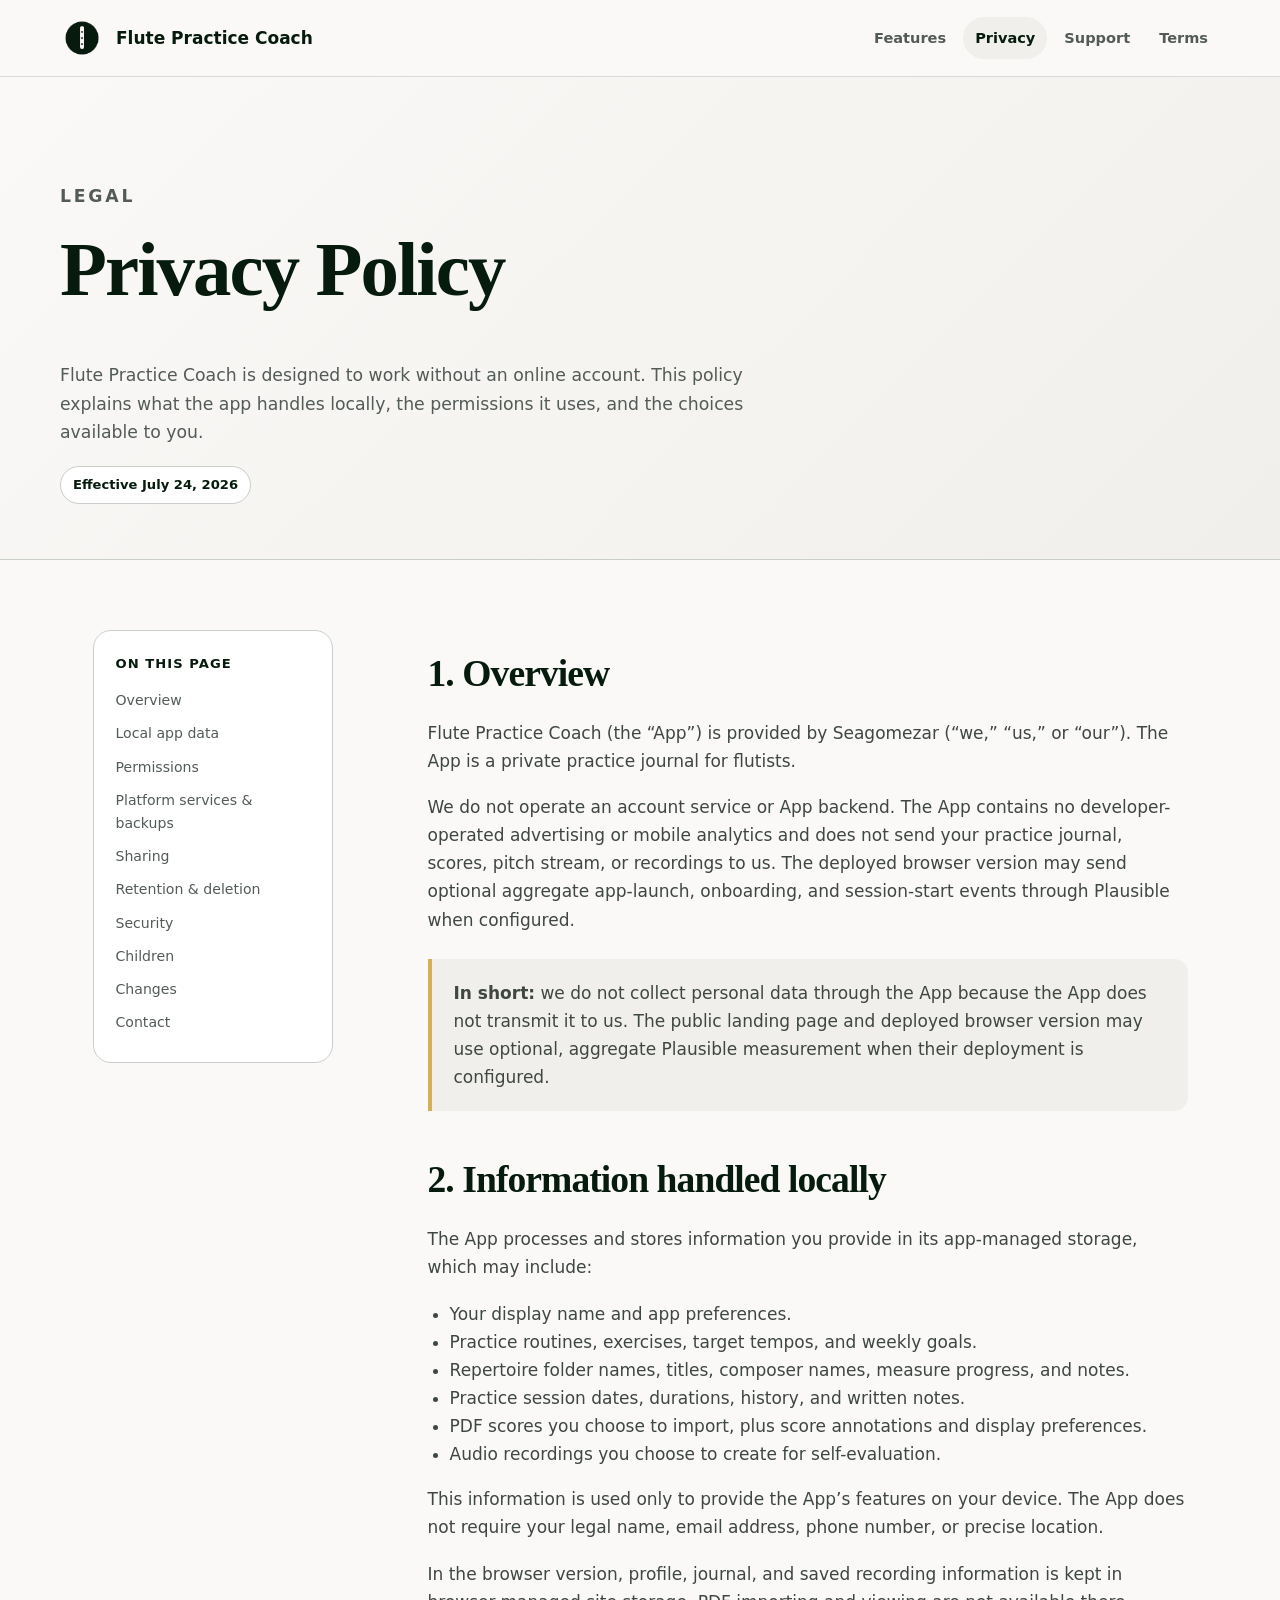
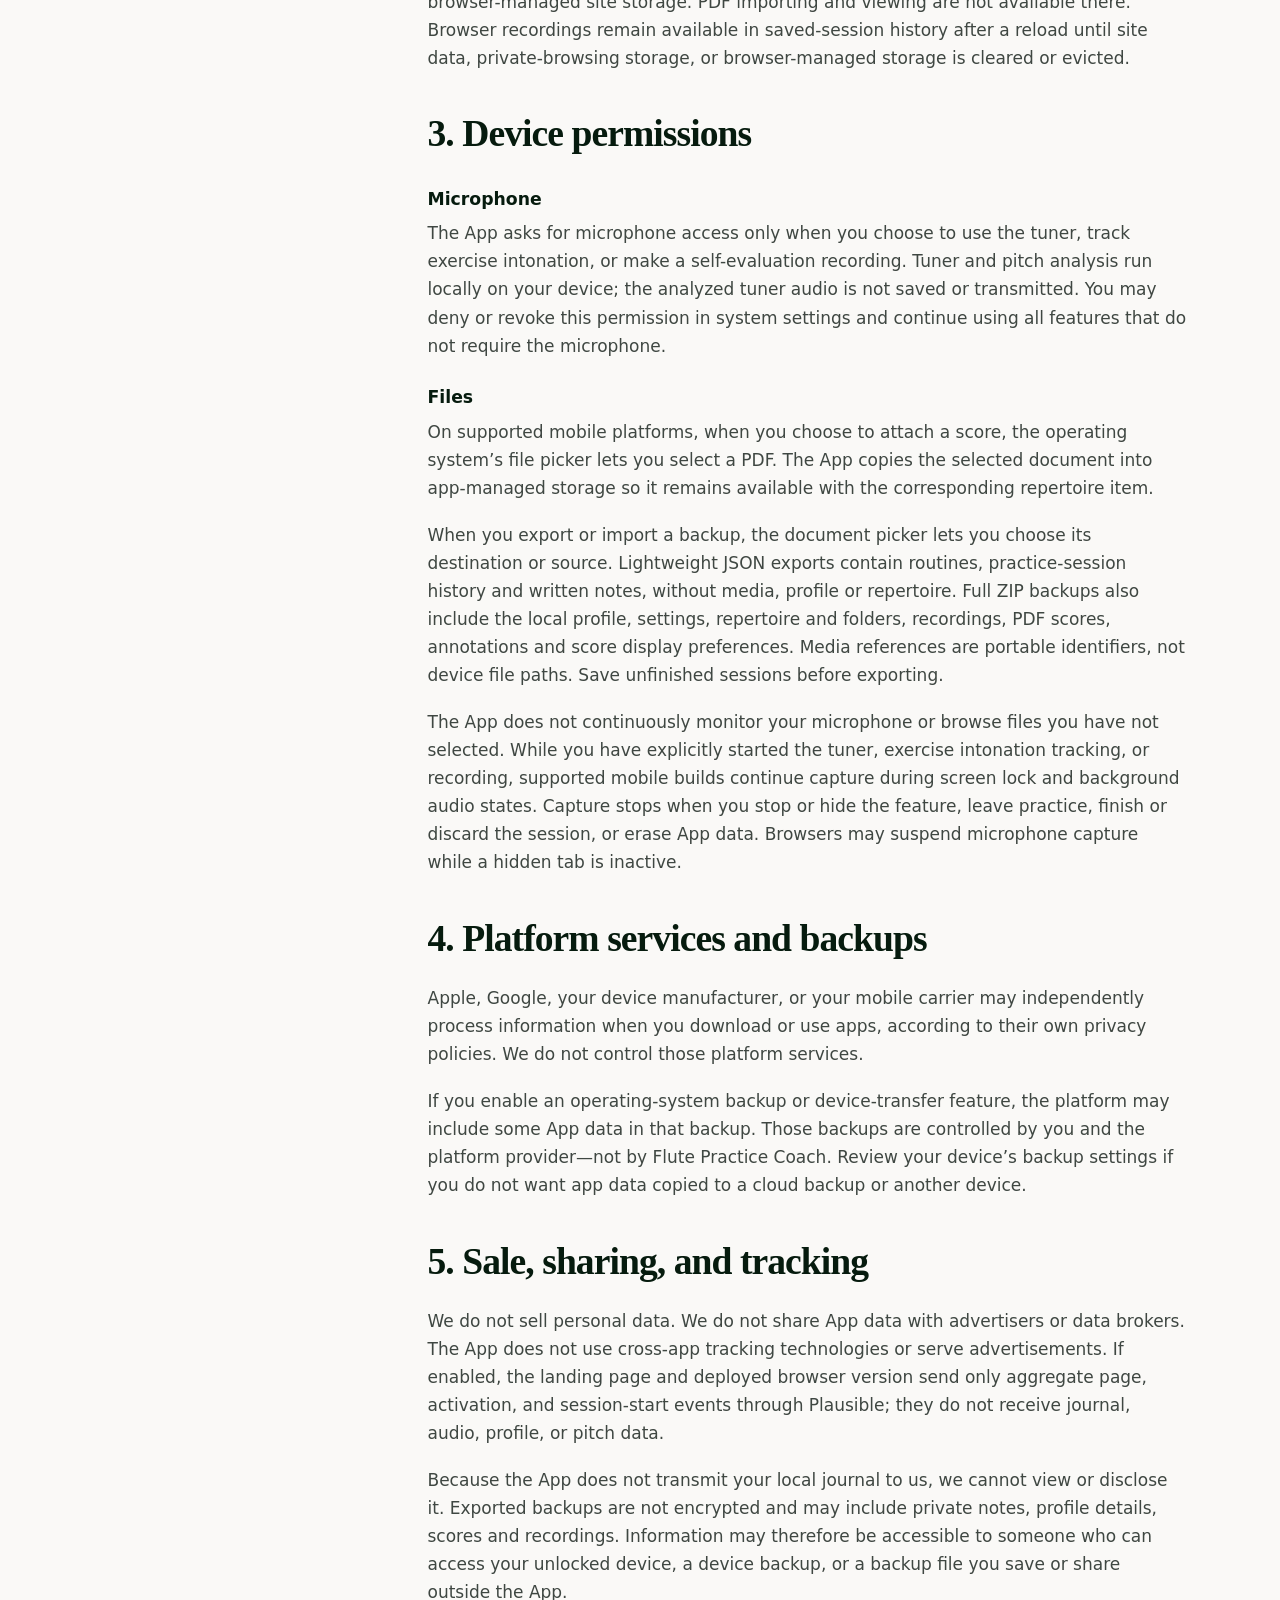
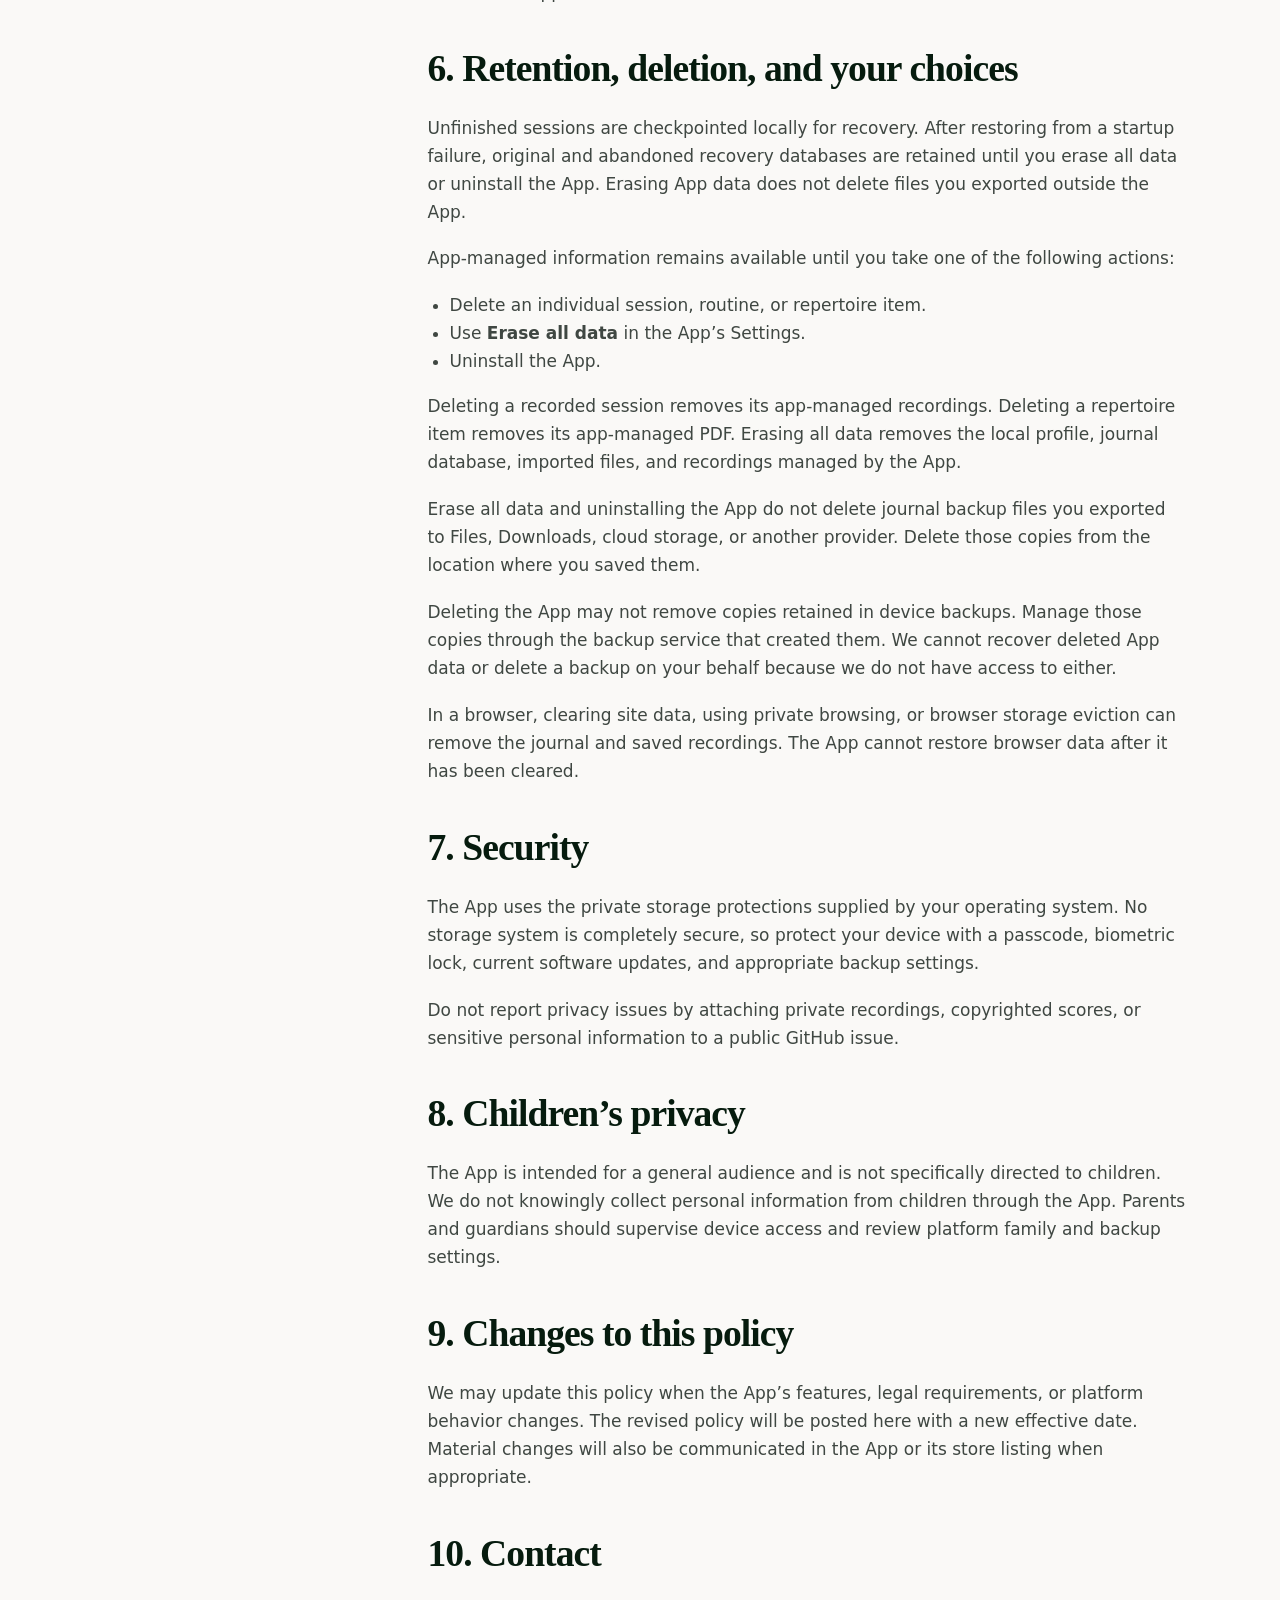
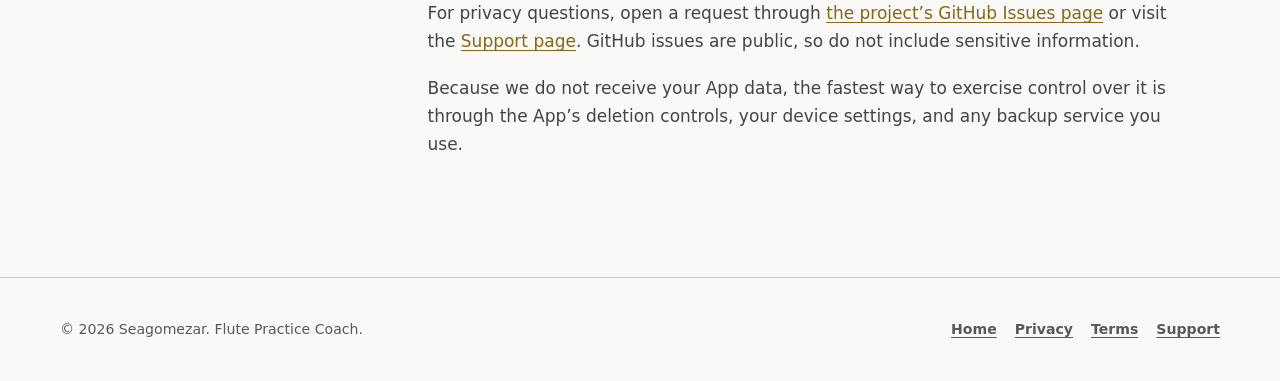
<file: docs/privacy-policy.html>
<!DOCTYPE html>
<html lang="en">
<head>
  <meta charset="utf-8">
  <meta name="viewport" content="width=device-width, initial-scale=1">
  <meta name="theme-color" content="#061b0e">
  <meta name="description" content="Privacy Policy for Flute Practice Coach, a local-first practice journal with no in-app account or advertising and optional aggregate web measurement.">
  <link rel="canonical" href="https://seagomezar.github.io/music-journal-app/privacy-policy.html">
  <link rel="icon" href="assets/app-icon.png">
  <link rel="stylesheet" href="styles.css">
  <title>Privacy Policy — Flute Practice Coach</title>
</head>
<body>
  <a class="skip-link" href="#main-content">Skip to content</a>

  <header class="site-header">
    <div class="container nav-shell">
      <a class="brand" href="index.html" aria-label="Flute Practice Coach home">
        <img src="assets/app-icon.png" alt="" width="44" height="44">
        <span>Flute Practice Coach</span>
      </a>
      <nav class="site-nav" aria-label="Primary navigation">
        <a href="index.html#features">Features</a>
        <a href="privacy-policy.html" aria-current="page">Privacy</a>
        <a href="support.html">Support</a>
        <a href="terms-and-conditions.html">Terms</a>
      </nav>
    </div>
  </header>

  <main id="main-content">
    <header class="page-hero">
      <div class="container">
        <p class="eyebrow">Legal</p>
        <h1>Privacy Policy</h1>
        <p>Flute Practice Coach is designed to work without an online account. This policy explains what the app handles locally, the permissions it uses, and the choices available to you.</p>
        <span class="effective-date">Effective July 24, 2026</span>
      </div>
    </header>

    <div class="container legal-shell">
      <aside class="legal-toc" aria-label="On this page">
        <strong>On this page</strong>
        <a href="#overview">Overview</a>
        <a href="#local-data">Local app data</a>
        <a href="#permissions">Permissions</a>
        <a href="#backups">Platform services &amp; backups</a>
        <a href="#sharing">Sharing</a>
        <a href="#retention">Retention &amp; deletion</a>
        <a href="#security">Security</a>
        <a href="#children">Children</a>
        <a href="#changes">Changes</a>
        <a href="#contact">Contact</a>
      </aside>

      <article class="legal-content">
        <section id="overview">
          <h2>1. Overview</h2>
          <p>Flute Practice Coach (the “App”) is provided by Seagomezar (“we,” “us,” or “our”). The App is a private practice journal for flutists.</p>
          <p>We do not operate an account service or App backend. The App contains no developer-operated advertising or mobile analytics and does not send your practice journal, scores, pitch stream, or recordings to us. The deployed browser version may send optional aggregate app-launch, onboarding, and session-start events through Plausible when configured.</p>
          <div class="notice">
          <p><strong>In short:</strong> we do not collect personal data through the App because the App does not transmit it to us. The public landing page and deployed browser version may use optional, aggregate Plausible measurement when their deployment is configured.</p>
          </div>
        </section>

        <section id="local-data">
          <h2>2. Information handled locally</h2>
          <p>The App processes and stores information you provide in its app-managed storage, which may include:</p>
          <ul>
            <li>Your display name and app preferences.</li>
            <li>Practice routines, exercises, target tempos, and weekly goals.</li>
            <li>Repertoire folder names, titles, composer names, measure progress, and notes.</li>
            <li>Practice session dates, durations, history, and written notes.</li>
            <li>PDF scores you choose to import, plus score annotations and display preferences.</li>
            <li>Audio recordings you choose to create for self-evaluation.</li>
          </ul>
          <p>This information is used only to provide the App’s features on your device. The App does not require your legal name, email address, phone number, or precise location.</p>
          <p>In the browser version, profile, journal, and saved recording information is kept in browser-managed site storage. PDF importing and viewing are not available there. Browser recordings remain available in saved-session history after a reload until site data, private-browsing storage, or browser-managed storage is cleared or evicted.</p>
        </section>

        <section id="permissions">
          <h2>3. Device permissions</h2>
          <h3>Microphone</h3>
          <p>The App asks for microphone access only when you choose to use the tuner, track exercise intonation, or make a self-evaluation recording. Tuner and pitch analysis run locally on your device; the analyzed tuner audio is not saved or transmitted. You may deny or revoke this permission in system settings and continue using all features that do not require the microphone.</p>
          <h3>Files</h3>
          <p>On supported mobile platforms, when you choose to attach a score, the operating system’s file picker lets you select a PDF. The App copies the selected document into app-managed storage so it remains available with the corresponding repertoire item.</p>
          <p>When you export or import a backup, the document picker lets you choose its destination or source. Lightweight JSON exports contain routines, practice-session history and written notes, without media, profile or repertoire. Full ZIP backups also include the local profile, settings, repertoire and folders, recordings, PDF scores, annotations and score display preferences. Media references are portable identifiers, not device file paths. Save unfinished sessions before exporting.</p>
          <p>The App does not continuously monitor your microphone or browse files you have not selected. While you have explicitly started the tuner, exercise intonation tracking, or recording, supported mobile builds continue capture during screen lock and background audio states. Capture stops when you stop or hide the feature, leave practice, finish or discard the session, or erase App data. Browsers may suspend microphone capture while a hidden tab is inactive.</p>
        </section>

        <section id="backups">
          <h2>4. Platform services and backups</h2>
          <p>Apple, Google, your device manufacturer, or your mobile carrier may independently process information when you download or use apps, according to their own privacy policies. We do not control those platform services.</p>
          <p>If you enable an operating-system backup or device-transfer feature, the platform may include some App data in that backup. Those backups are controlled by you and the platform provider—not by Flute Practice Coach. Review your device’s backup settings if you do not want app data copied to a cloud backup or another device.</p>
        </section>

        <section id="sharing">
          <h2>5. Sale, sharing, and tracking</h2>
          <p>We do not sell personal data. We do not share App data with advertisers or data brokers. The App does not use cross-app tracking technologies or serve advertisements. If enabled, the landing page and deployed browser version send only aggregate page, activation, and session-start events through Plausible; they do not receive journal, audio, profile, or pitch data.</p>
          <p>Because the App does not transmit your local journal to us, we cannot view or disclose it. Exported backups are not encrypted and may include private notes, profile details, scores and recordings. Information may therefore be accessible to someone who can access your unlocked device, a device backup, or a backup file you save or share outside the App.</p>
        </section>

        <section id="retention">
          <h2>6. Retention, deletion, and your choices</h2>
          <p>Unfinished sessions are checkpointed locally for recovery. After restoring from a startup failure, original and abandoned recovery databases are retained until you erase all data or uninstall the App. Erasing App data does not delete files you exported outside the App.</p>
          <p>App-managed information remains available until you take one of the following actions:</p>
          <ul>
            <li>Delete an individual session, routine, or repertoire item.</li>
            <li>Use <strong>Erase all data</strong> in the App’s Settings.</li>
            <li>Uninstall the App.</li>
          </ul>
          <p>Deleting a recorded session removes its app-managed recordings. Deleting a repertoire item removes its app-managed PDF. Erasing all data removes the local profile, journal database, imported files, and recordings managed by the App.</p>
          <p>Erase all data and uninstalling the App do not delete journal backup files you exported to Files, Downloads, cloud storage, or another provider. Delete those copies from the location where you saved them.</p>
          <p>Deleting the App may not remove copies retained in device backups. Manage those copies through the backup service that created them. We cannot recover deleted App data or delete a backup on your behalf because we do not have access to either.</p>
          <p>In a browser, clearing site data, using private browsing, or browser storage eviction can remove the journal and saved recordings. The App cannot restore browser data after it has been cleared.</p>
        </section>

        <section id="security">
          <h2>7. Security</h2>
          <p>The App uses the private storage protections supplied by your operating system. No storage system is completely secure, so protect your device with a passcode, biometric lock, current software updates, and appropriate backup settings.</p>
          <p>Do not report privacy issues by attaching private recordings, copyrighted scores, or sensitive personal information to a public GitHub issue.</p>
        </section>

        <section id="children">
          <h2>8. Children’s privacy</h2>
          <p>The App is intended for a general audience and is not specifically directed to children. We do not knowingly collect personal information from children through the App. Parents and guardians should supervise device access and review platform family and backup settings.</p>
        </section>

        <section id="changes">
          <h2>9. Changes to this policy</h2>
          <p>We may update this policy when the App’s features, legal requirements, or platform behavior changes. The revised policy will be posted here with a new effective date. Material changes will also be communicated in the App or its store listing when appropriate.</p>
        </section>

        <section id="contact">
          <h2>10. Contact</h2>
          <p>For privacy questions, open a request through <a href="https://github.com/seagomezar/music-journal-app/issues" rel="noopener noreferrer">the project’s GitHub Issues page</a> or visit the <a href="support.html">Support page</a>. GitHub issues are public, so do not include sensitive information.</p>
          <p>Because we do not receive your App data, the fastest way to exercise control over it is through the App’s deletion controls, your device settings, and any backup service you use.</p>
        </section>
      </article>
    </div>
  </main>

  <footer class="site-footer">
    <div class="container footer-grid">
      <div class="footer-copy">© 2026 Seagomezar. Flute Practice Coach.</div>
      <nav class="footer-links" aria-label="Legal and support">
        <a href="index.html">Home</a>
        <a href="privacy-policy.html" aria-current="page">Privacy</a>
        <a href="terms-and-conditions.html">Terms</a>
        <a href="support.html">Support</a>
      </nav>
    </div>
  </footer>
</body>
</html>
</file>
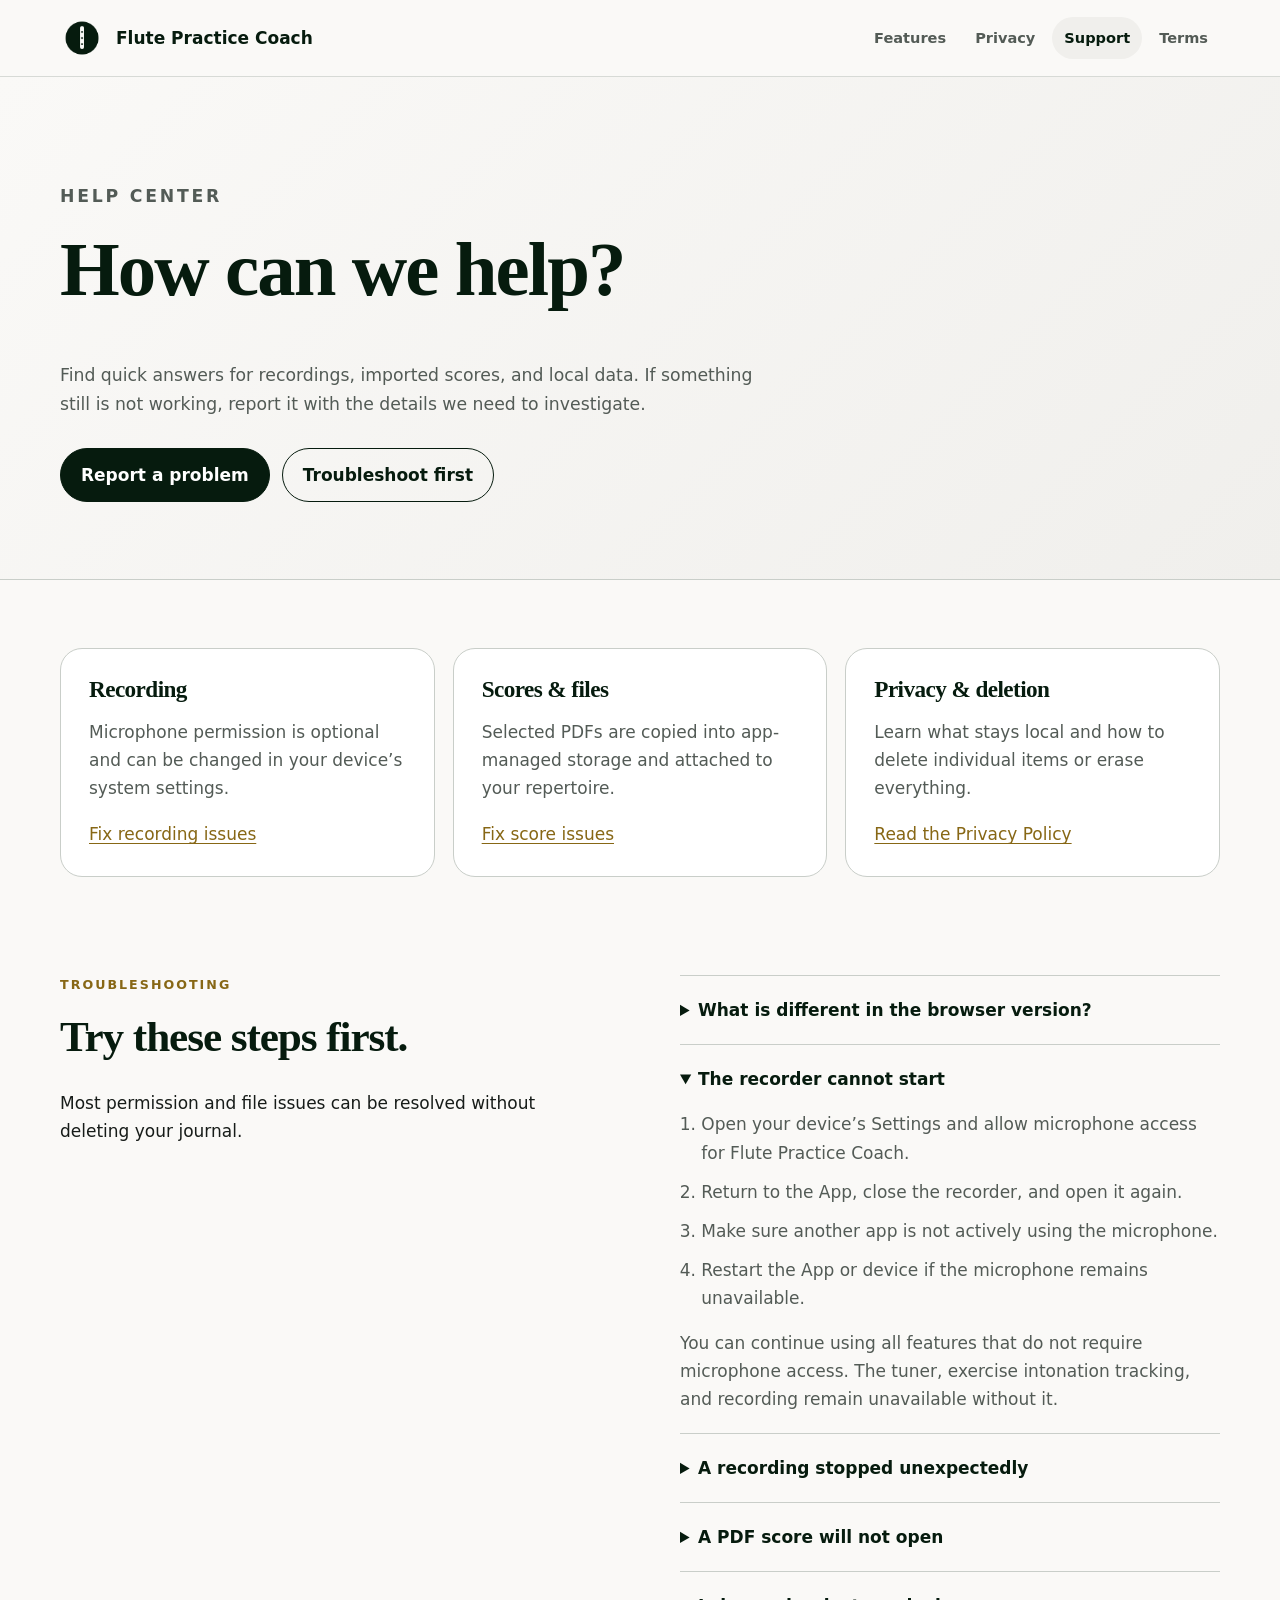
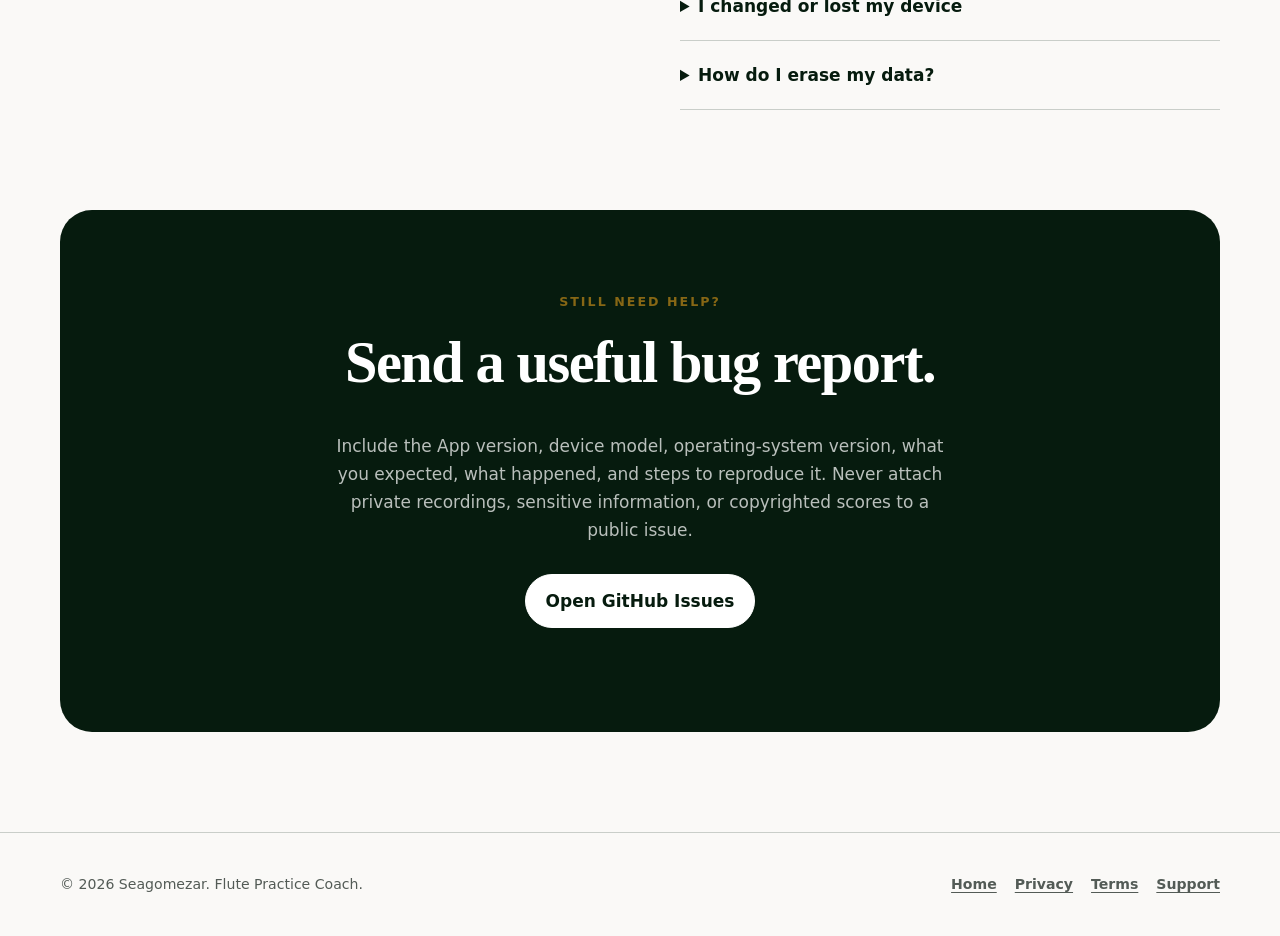
<file: docs/support.html>
<!DOCTYPE html>
<html lang="en">
<head>
  <meta charset="utf-8">
  <meta name="viewport" content="width=device-width, initial-scale=1">
  <meta name="theme-color" content="#061b0e">
  <meta name="description" content="Help, troubleshooting, and contact information for Flute Practice Coach.">
  <link rel="canonical" href="https://seagomezar.github.io/music-journal-app/support.html">
  <link rel="icon" href="assets/app-icon.png">
  <link rel="stylesheet" href="styles.css">
  <title>Support — Flute Practice Coach</title>
</head>
<body>
  <a class="skip-link" href="#main-content">Skip to content</a>

  <header class="site-header">
    <div class="container nav-shell">
      <a class="brand" href="index.html" aria-label="Flute Practice Coach home">
        <img src="assets/app-icon.png" alt="" width="44" height="44">
        <span>Flute Practice Coach</span>
      </a>
      <nav class="site-nav" aria-label="Primary navigation">
        <a href="index.html#features">Features</a>
        <a href="privacy-policy.html">Privacy</a>
        <a href="support.html" aria-current="page">Support</a>
        <a href="terms-and-conditions.html">Terms</a>
      </nav>
    </div>
  </header>

  <main id="main-content">
    <header class="page-hero">
      <div class="container">
        <p class="eyebrow">Help center</p>
        <h1>How can we help?</h1>
        <p>Find quick answers for recordings, imported scores, and local data. If something still is not working, report it with the details we need to investigate.</p>
        <div class="button-row">
          <a class="button" href="https://github.com/seagomezar/music-journal-app/issues/new" rel="noopener noreferrer">Report a problem</a>
          <a class="button secondary" href="#troubleshooting">Troubleshoot first</a>
        </div>
      </div>
    </header>

    <div class="container">
      <section class="support-grid" aria-label="Common support topics">
        <article class="support-card">
          <h3>Recording</h3>
          <p>Microphone permission is optional and can be changed in your device’s system settings.</p>
          <a href="#recording">Fix recording issues</a>
        </article>
        <article class="support-card">
          <h3>Scores &amp; files</h3>
          <p>Selected PDFs are copied into app-managed storage and attached to your repertoire.</p>
          <a href="#scores">Fix score issues</a>
        </article>
        <article class="support-card">
          <h3>Privacy &amp; deletion</h3>
          <p>Learn what stays local and how to delete individual items or erase everything.</p>
          <a href="privacy-policy.html">Read the Privacy Policy</a>
        </article>
      </section>

      <section class="support-main" id="troubleshooting">
        <div>
          <p class="eyebrow">Troubleshooting</p>
          <h2>Try these steps first.</h2>
          <p>Most permission and file issues can be resolved without deleting your journal.</p>
        </div>

        <div class="faq-list">
          <details>
            <summary>What is different in the browser version?</summary>
            <p>Your profile, journal, and saved recordings remain in browser-managed site storage. PDF importing and viewing are mobile-only, and recordings remain available in session history after a reload. See the <a href="privacy-policy.html">Privacy Policy</a> for storage-retention limits.</p>
          </details>
          <details id="recording" open>
            <summary>The recorder cannot start</summary>
            <ol>
              <li>Open your device’s Settings and allow microphone access for Flute Practice Coach.</li>
              <li>Return to the App, close the recorder, and open it again.</li>
              <li>Make sure another app is not actively using the microphone.</li>
              <li>Restart the App or device if the microphone remains unavailable.</li>
            </ol>
            <p>You can continue using all features that do not require microphone access. The tuner, exercise intonation tracking, and recording remain unavailable without it.</p>
          </details>

          <details>
            <summary>A recording stopped unexpectedly</summary>
            <p>On supported mobile builds, recording and tuner capture continue while the screen is locked or the App is in a supported background audio state. Capture stops when you close the recorder, stop the tuner, finish or discard a session, or erase App data. Browsers may suspend microphone capture while a hidden tab is inactive.</p>
          </details>

          <details id="scores">
            <summary>A PDF score will not open</summary>
            <ol>
              <li>Confirm that the selected file is a valid, non-password-protected PDF.</li>
              <li>Try opening the source PDF in your device’s file viewer.</li>
              <li>Remove the repertoire item and import the score again.</li>
            </ol>
            <p>Deleting the repertoire item also deletes the copy of its PDF managed by the App. It does not delete the original source file.</p>
          </details>

          <details>
            <summary>I changed or lost my device</summary>
            <p>Flute Practice Coach does not provide an account or cloud-sync service. Before changing devices, finish and save active practice, then open Settings and choose <strong>Create full backup</strong>. On the new device, choose <strong>Restore full backup</strong>. This transfers your saved journal, profile, settings, repertoire, folders, recordings, PDFs, annotations and score preferences in an unencrypted ZIP file, up to 256 MB. Restoring replaces the current journal and settings, so back them up first if needed.</p>
            <p><strong>Export journal backup</strong> and <strong>Import journal backup</strong> remain available for lightweight JSON transfers of routines and history without media. These merge with existing content and are limited to 20 MB. The browser can retain media restored from a full backup, but PDF viewing remains mobile-only. Protect exported files and delete unwanted copies separately.</p>
            <p>Your operating system may also restore some App data if you enabled its backup or device-transfer service, but restoration is not guaranteed and we cannot recover data on your behalf.</p>
          </details>

          <details>
            <summary>How do I erase my data?</summary>
            <p>Open the App’s Settings and choose <strong>Erase all data</strong>. This permanently removes the local profile, practice database, recordings, and PDFs managed by the App. Device backups must be managed separately through your platform provider.</p>
          </details>
        </div>
      </section>

      <section class="closing-panel">
        <p class="eyebrow">Still need help?</p>
        <h2>Send a useful bug report.</h2>
        <p>Include the App version, device model, operating-system version, what you expected, what happened, and steps to reproduce it. Never attach private recordings, sensitive information, or copyrighted scores to a public issue.</p>
        <div class="button-row centered">
          <a class="button" href="https://github.com/seagomezar/music-journal-app/issues/new" rel="noopener noreferrer">Open GitHub Issues</a>
        </div>
      </section>
    </div>
  </main>

  <footer class="site-footer spaced">
    <div class="container footer-grid">
      <div class="footer-copy">© 2026 Seagomezar. Flute Practice Coach.</div>
      <nav class="footer-links" aria-label="Legal and support">
        <a href="index.html">Home</a>
        <a href="privacy-policy.html">Privacy</a>
        <a href="terms-and-conditions.html">Terms</a>
        <a href="support.html" aria-current="page">Support</a>
      </nav>
    </div>
  </footer>
</body>
</html>
</file>
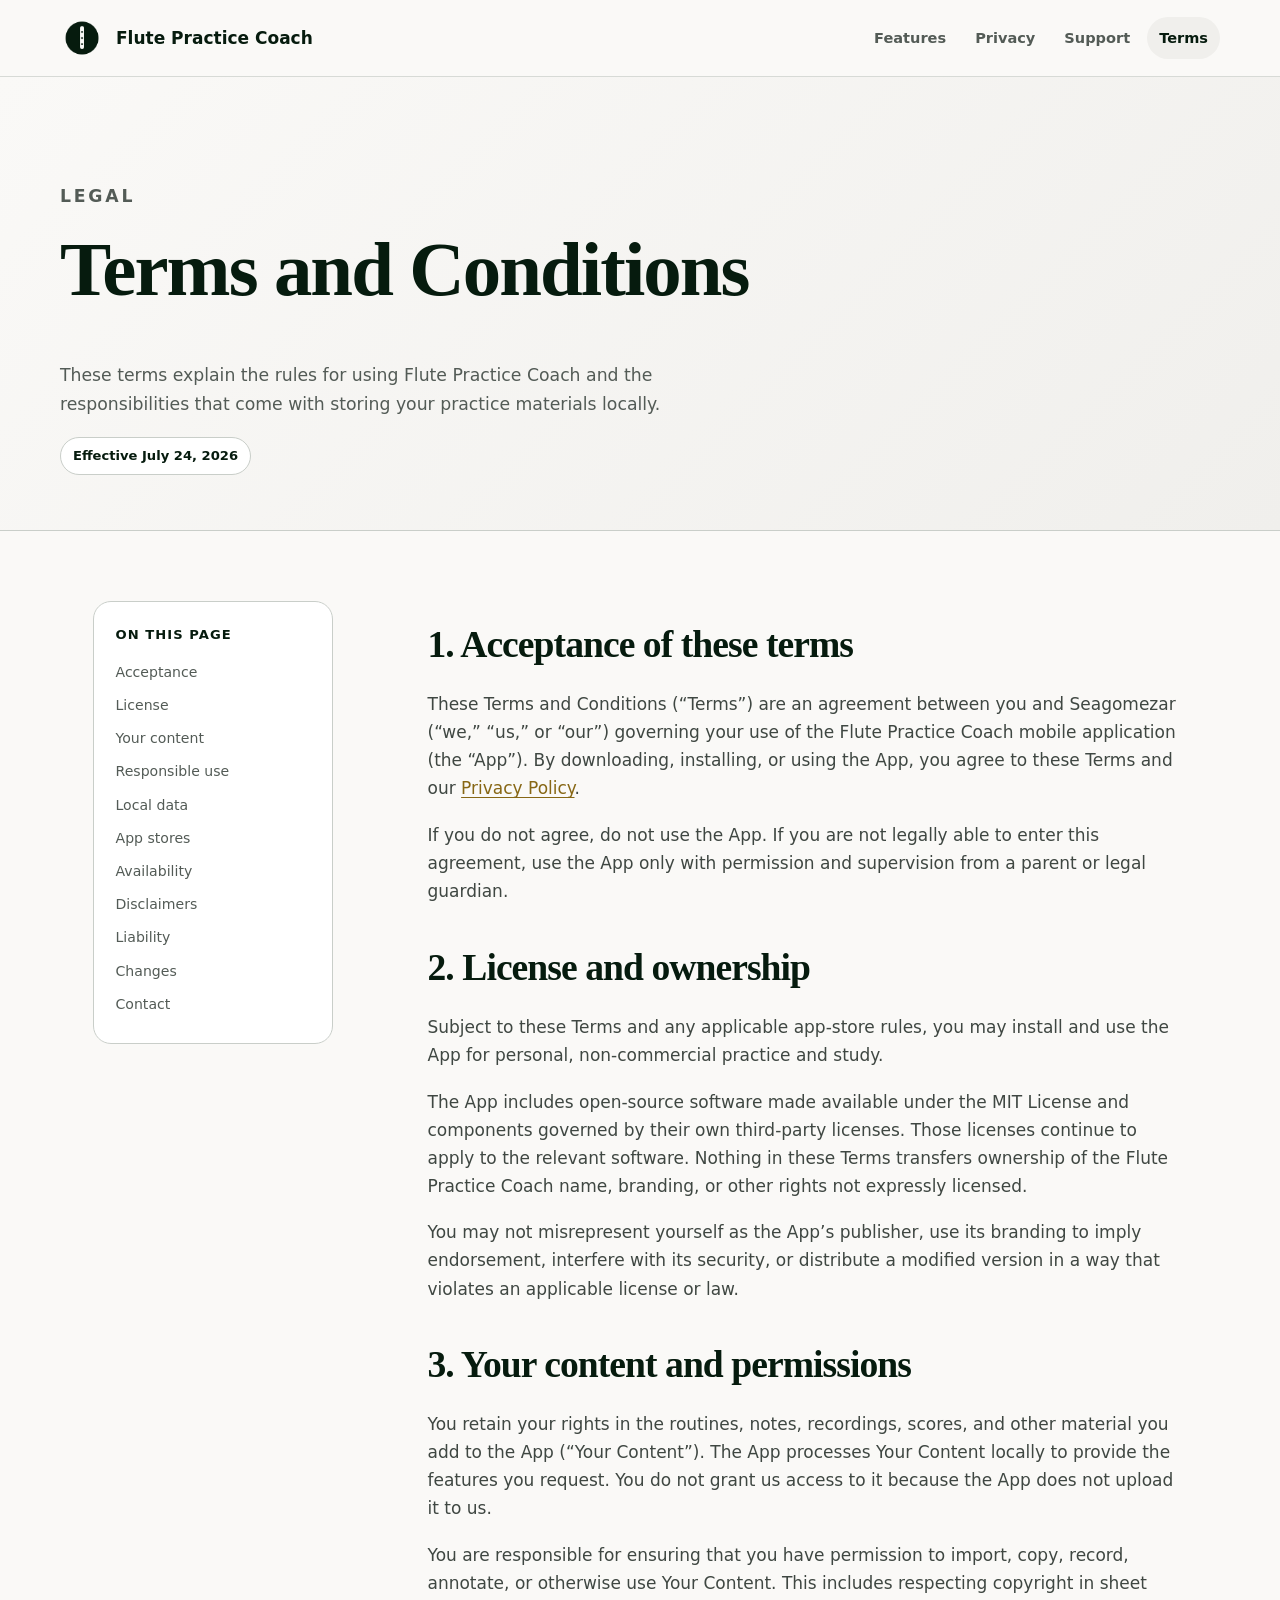
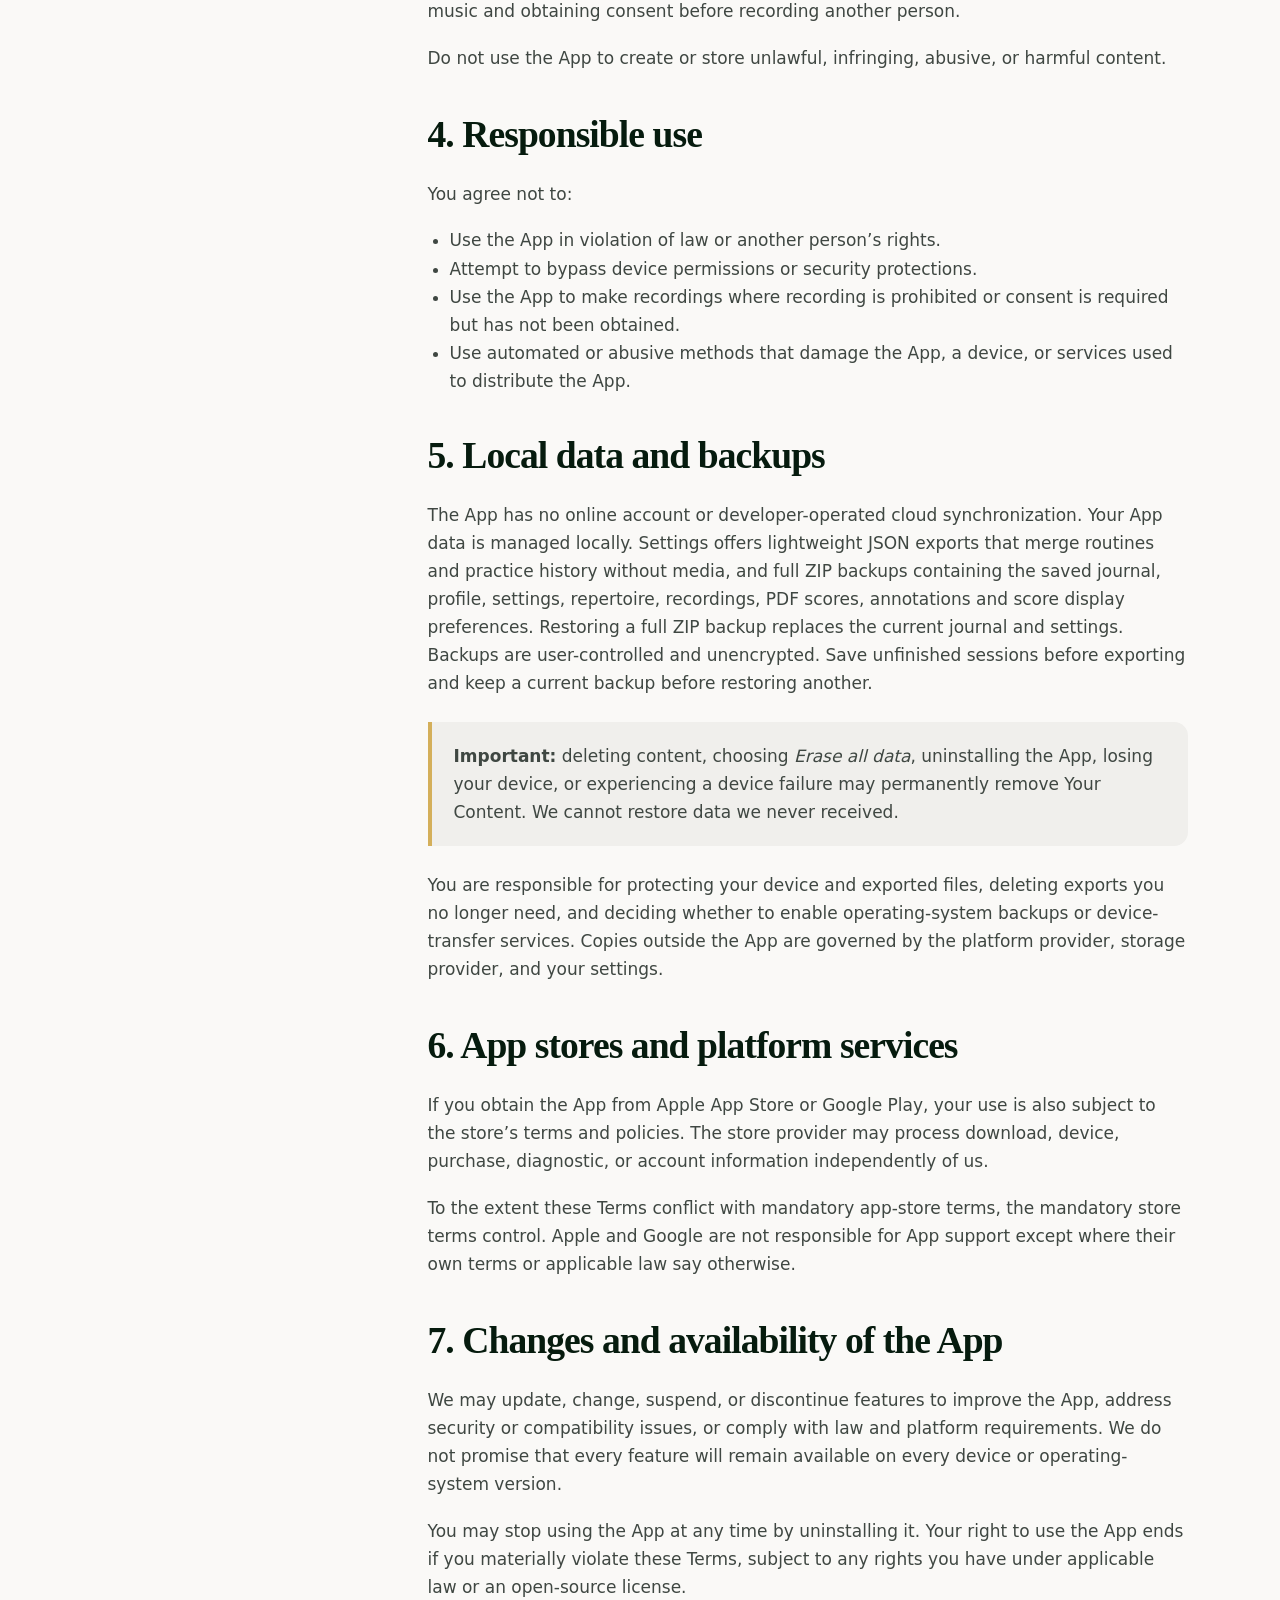
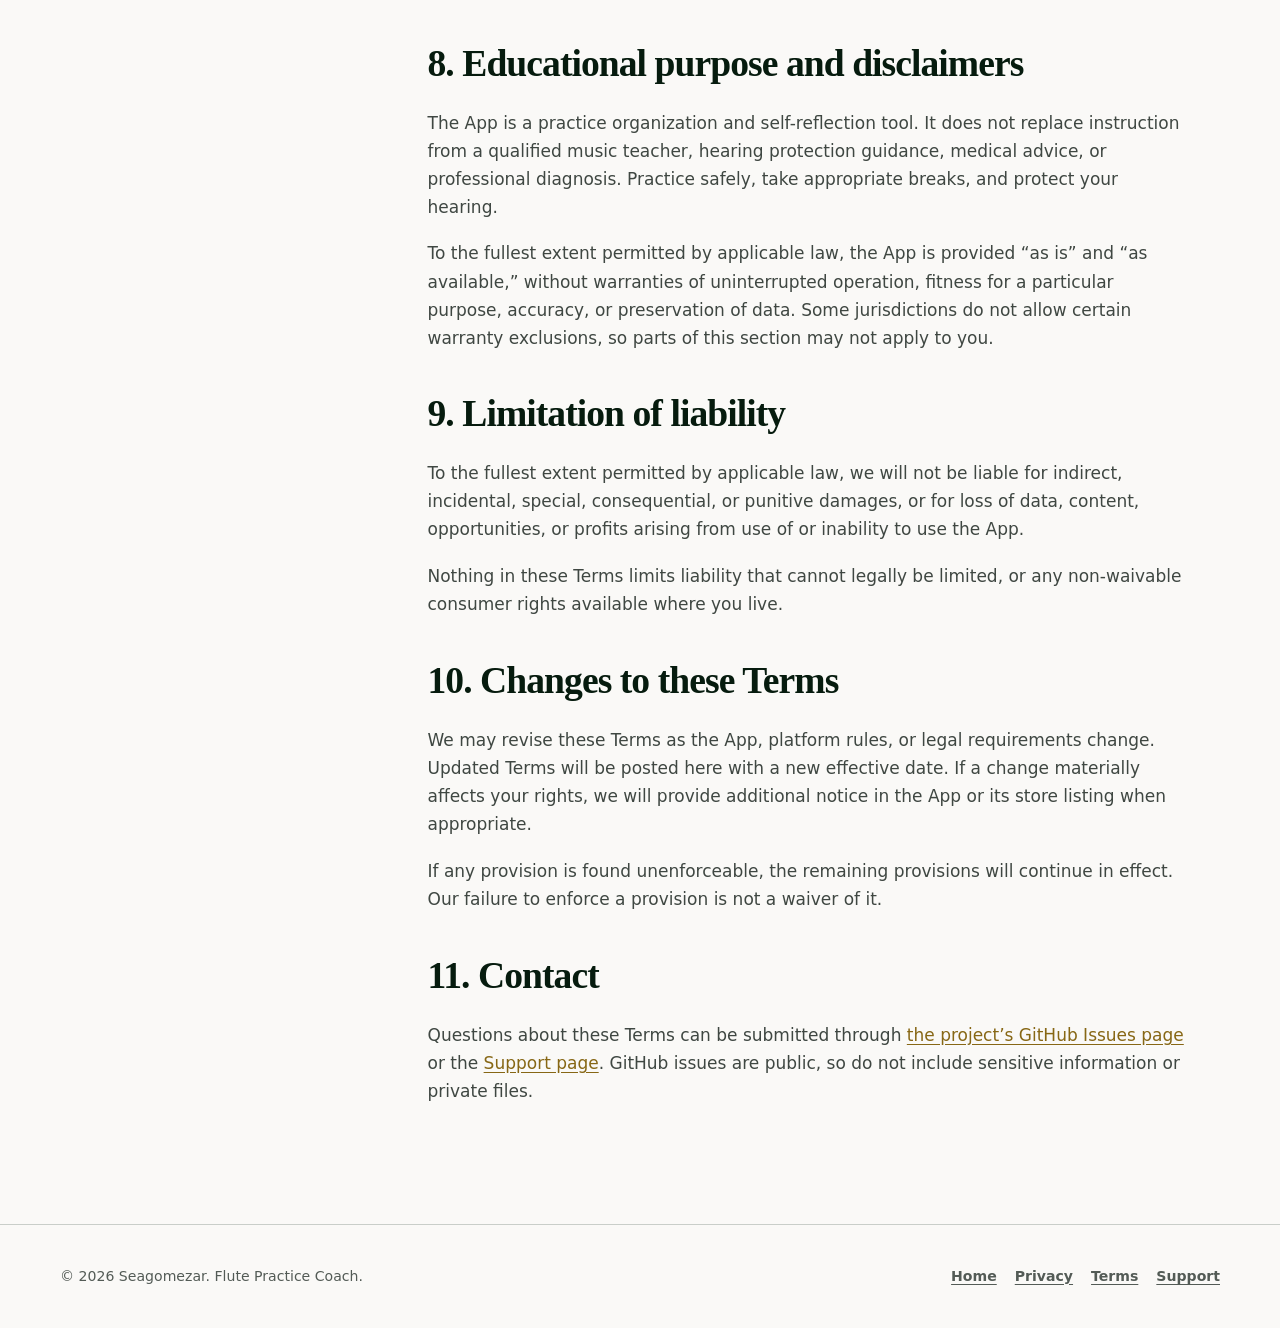
<file: docs/terms-and-conditions.html>
<!DOCTYPE html>
<html lang="en">
<head>
  <meta charset="utf-8">
  <meta name="viewport" content="width=device-width, initial-scale=1">
  <meta name="theme-color" content="#061b0e">
  <meta name="description" content="Terms and Conditions for using the Flute Practice Coach mobile application.">
  <link rel="canonical" href="https://seagomezar.github.io/music-journal-app/terms-and-conditions.html">
  <link rel="icon" href="assets/app-icon.png">
  <link rel="stylesheet" href="styles.css">
  <title>Terms and Conditions — Flute Practice Coach</title>
</head>
<body>
  <a class="skip-link" href="#main-content">Skip to content</a>

  <header class="site-header">
    <div class="container nav-shell">
      <a class="brand" href="index.html" aria-label="Flute Practice Coach home">
        <img src="assets/app-icon.png" alt="" width="44" height="44">
        <span>Flute Practice Coach</span>
      </a>
      <nav class="site-nav" aria-label="Primary navigation">
        <a href="index.html#features">Features</a>
        <a href="privacy-policy.html">Privacy</a>
        <a href="support.html">Support</a>
        <a href="terms-and-conditions.html" aria-current="page">Terms</a>
      </nav>
    </div>
  </header>

  <main id="main-content">
    <header class="page-hero">
      <div class="container">
        <p class="eyebrow">Legal</p>
        <h1>Terms and Conditions</h1>
        <p>These terms explain the rules for using Flute Practice Coach and the responsibilities that come with storing your practice materials locally.</p>
        <span class="effective-date">Effective July 24, 2026</span>
      </div>
    </header>

    <div class="container legal-shell">
      <aside class="legal-toc" aria-label="On this page">
        <strong>On this page</strong>
        <a href="#acceptance">Acceptance</a>
        <a href="#license">License</a>
        <a href="#content">Your content</a>
        <a href="#responsible-use">Responsible use</a>
        <a href="#data">Local data</a>
        <a href="#stores">App stores</a>
        <a href="#availability">Availability</a>
        <a href="#disclaimers">Disclaimers</a>
        <a href="#liability">Liability</a>
        <a href="#changes">Changes</a>
        <a href="#contact">Contact</a>
      </aside>

      <article class="legal-content">
        <section id="acceptance">
          <h2>1. Acceptance of these terms</h2>
          <p>These Terms and Conditions (“Terms”) are an agreement between you and Seagomezar (“we,” “us,” or “our”) governing your use of the Flute Practice Coach mobile application (the “App”). By downloading, installing, or using the App, you agree to these Terms and our <a href="privacy-policy.html">Privacy Policy</a>.</p>
          <p>If you do not agree, do not use the App. If you are not legally able to enter this agreement, use the App only with permission and supervision from a parent or legal guardian.</p>
        </section>

        <section id="license">
          <h2>2. License and ownership</h2>
          <p>Subject to these Terms and any applicable app-store rules, you may install and use the App for personal, non-commercial practice and study.</p>
          <p>The App includes open-source software made available under the MIT License and components governed by their own third-party licenses. Those licenses continue to apply to the relevant software. Nothing in these Terms transfers ownership of the Flute Practice Coach name, branding, or other rights not expressly licensed.</p>
          <p>You may not misrepresent yourself as the App’s publisher, use its branding to imply endorsement, interfere with its security, or distribute a modified version in a way that violates an applicable license or law.</p>
        </section>

        <section id="content">
          <h2>3. Your content and permissions</h2>
          <p>You retain your rights in the routines, notes, recordings, scores, and other material you add to the App (“Your Content”). The App processes Your Content locally to provide the features you request. You do not grant us access to it because the App does not upload it to us.</p>
          <p>You are responsible for ensuring that you have permission to import, copy, record, annotate, or otherwise use Your Content. This includes respecting copyright in sheet music and obtaining consent before recording another person.</p>
          <p>Do not use the App to create or store unlawful, infringing, abusive, or harmful content.</p>
        </section>

        <section id="responsible-use">
          <h2>4. Responsible use</h2>
          <p>You agree not to:</p>
          <ul>
            <li>Use the App in violation of law or another person’s rights.</li>
            <li>Attempt to bypass device permissions or security protections.</li>
            <li>Use the App to make recordings where recording is prohibited or consent is required but has not been obtained.</li>
            <li>Use automated or abusive methods that damage the App, a device, or services used to distribute the App.</li>
          </ul>
        </section>

        <section id="data">
          <h2>5. Local data and backups</h2>
          <p>The App has no online account or developer-operated cloud synchronization. Your App data is managed locally. Settings offers lightweight JSON exports that merge routines and practice history without media, and full ZIP backups containing the saved journal, profile, settings, repertoire, recordings, PDF scores, annotations and score display preferences. Restoring a full ZIP backup replaces the current journal and settings. Backups are user-controlled and unencrypted. Save unfinished sessions before exporting and keep a current backup before restoring another.</p>
          <div class="notice">
            <p><strong>Important:</strong> deleting content, choosing <em>Erase all data</em>, uninstalling the App, losing your device, or experiencing a device failure may permanently remove Your Content. We cannot restore data we never received.</p>
          </div>
          <p>You are responsible for protecting your device and exported files, deleting exports you no longer need, and deciding whether to enable operating-system backups or device-transfer services. Copies outside the App are governed by the platform provider, storage provider, and your settings.</p>
        </section>

        <section id="stores">
          <h2>6. App stores and platform services</h2>
          <p>If you obtain the App from Apple App Store or Google Play, your use is also subject to the store’s terms and policies. The store provider may process download, device, purchase, diagnostic, or account information independently of us.</p>
          <p>To the extent these Terms conflict with mandatory app-store terms, the mandatory store terms control. Apple and Google are not responsible for App support except where their own terms or applicable law say otherwise.</p>
        </section>

        <section id="availability">
          <h2>7. Changes and availability of the App</h2>
          <p>We may update, change, suspend, or discontinue features to improve the App, address security or compatibility issues, or comply with law and platform requirements. We do not promise that every feature will remain available on every device or operating-system version.</p>
          <p>You may stop using the App at any time by uninstalling it. Your right to use the App ends if you materially violate these Terms, subject to any rights you have under applicable law or an open-source license.</p>
        </section>

        <section id="disclaimers">
          <h2>8. Educational purpose and disclaimers</h2>
          <p>The App is a practice organization and self-reflection tool. It does not replace instruction from a qualified music teacher, hearing protection guidance, medical advice, or professional diagnosis. Practice safely, take appropriate breaks, and protect your hearing.</p>
          <p>To the fullest extent permitted by applicable law, the App is provided “as is” and “as available,” without warranties of uninterrupted operation, fitness for a particular purpose, accuracy, or preservation of data. Some jurisdictions do not allow certain warranty exclusions, so parts of this section may not apply to you.</p>
        </section>

        <section id="liability">
          <h2>9. Limitation of liability</h2>
          <p>To the fullest extent permitted by applicable law, we will not be liable for indirect, incidental, special, consequential, or punitive damages, or for loss of data, content, opportunities, or profits arising from use of or inability to use the App.</p>
          <p>Nothing in these Terms limits liability that cannot legally be limited, or any non-waivable consumer rights available where you live.</p>
        </section>

        <section id="changes">
          <h2>10. Changes to these Terms</h2>
          <p>We may revise these Terms as the App, platform rules, or legal requirements change. Updated Terms will be posted here with a new effective date. If a change materially affects your rights, we will provide additional notice in the App or its store listing when appropriate.</p>
          <p>If any provision is found unenforceable, the remaining provisions will continue in effect. Our failure to enforce a provision is not a waiver of it.</p>
        </section>

        <section id="contact">
          <h2>11. Contact</h2>
          <p>Questions about these Terms can be submitted through <a href="https://github.com/seagomezar/music-journal-app/issues" rel="noopener noreferrer">the project’s GitHub Issues page</a> or the <a href="support.html">Support page</a>. GitHub issues are public, so do not include sensitive information or private files.</p>
        </section>
      </article>
    </div>
  </main>

  <footer class="site-footer">
    <div class="container footer-grid">
      <div class="footer-copy">© 2026 Seagomezar. Flute Practice Coach.</div>
      <nav class="footer-links" aria-label="Legal and support">
        <a href="index.html">Home</a>
        <a href="privacy-policy.html">Privacy</a>
        <a href="terms-and-conditions.html" aria-current="page">Terms</a>
        <a href="support.html">Support</a>
      </nav>
    </div>
  </footer>
</body>
</html>
</file>
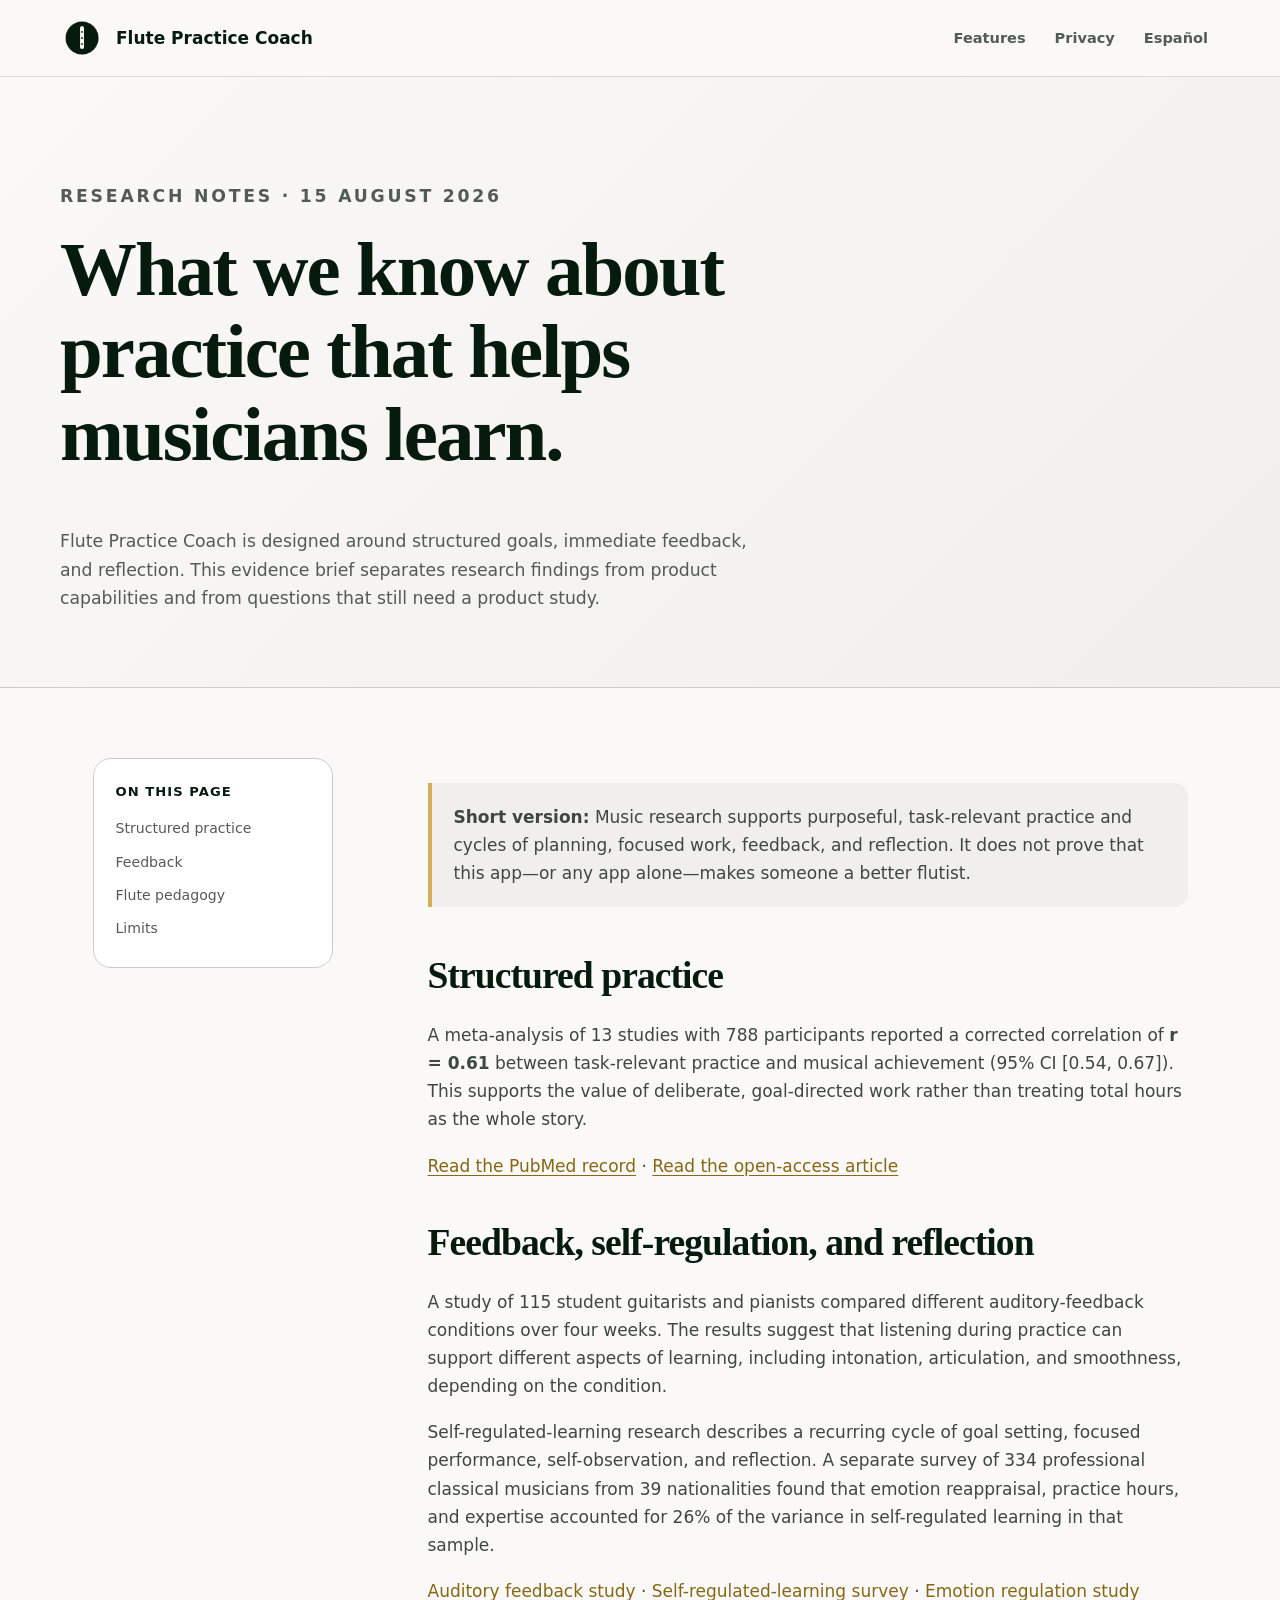
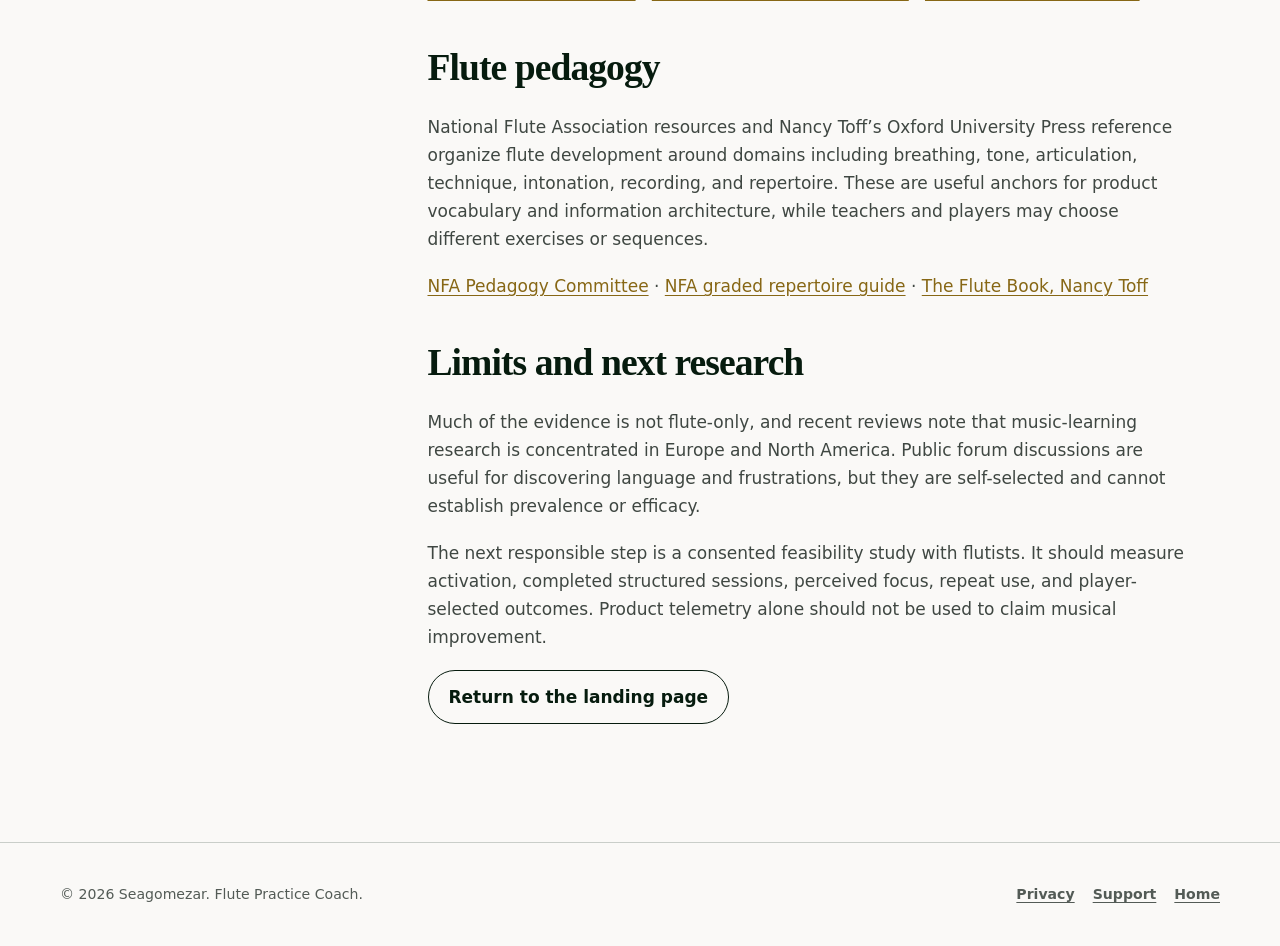
<file: docs/research/flutist-practice-evidence.html>
<!DOCTYPE html>
<html lang="en">
<head>
  <meta charset="utf-8">
  <meta name="viewport" content="width=device-width, initial-scale=1">
  <meta name="description" content="Evidence brief for Flute Practice Coach: structured practice, feedback, reflection, and flute pedagogy sources.">
  <meta name="theme-color" content="#061b0e">
  <link rel="canonical" href="https://seagomezar.github.io/music-journal-app/research/flutist-practice-evidence.html">
  <link rel="stylesheet" href="../styles.css">
  <title>Flutist practice evidence | Flute Practice Coach</title>
</head>
<body>
  <a class="skip-link" href="#main-content">Skip to content</a>
  <header class="site-header">
    <div class="container nav-shell">
      <a class="brand" href="../index.html" aria-label="Flute Practice Coach home">
        <img src="../assets/app-icon.png" alt="" width="44" height="44">
        <span>Flute Practice Coach</span>
      </a>
      <nav class="site-nav" aria-label="Primary navigation">
        <a href="../index.html#features">Features</a>
        <a href="../index.html#privacy">Privacy</a>
        <a href="../index-es.html" lang="es">Español</a>
      </nav>
    </div>
  </header>

  <main id="main-content">
    <section class="page-hero">
      <div class="container">
        <p class="eyebrow">Research notes · 15 August 2026</p>
        <h1>What we know about practice that helps musicians learn.</h1>
        <p>Flute Practice Coach is designed around structured goals, immediate feedback, and reflection. This evidence brief separates research findings from product capabilities and from questions that still need a product study.</p>
      </div>
    </section>

    <div class="container legal-shell">
      <aside class="legal-toc" aria-label="Evidence brief contents">
        <strong>On this page</strong>
        <a href="#structured">Structured practice</a>
        <a href="#feedback">Feedback</a>
        <a href="#flute">Flute pedagogy</a>
        <a href="#limits">Limits</a>
      </aside>
      <article class="legal-content">
        <div class="notice"><p><strong>Short version:</strong> Music research supports purposeful, task-relevant practice and cycles of planning, focused work, feedback, and reflection. It does not prove that this app—or any app alone—makes someone a better flutist.</p></div>

        <h2 id="structured">Structured practice</h2>
        <p>A meta-analysis of 13 studies with 788 participants reported a corrected correlation of <strong>r = 0.61</strong> between task-relevant practice and musical achievement (95% CI [0.54, 0.67]). This supports the value of deliberate, goal-directed work rather than treating total hours as the whole story.</p>
        <p><a href="https://pubmed.ncbi.nlm.nih.gov/25018742/" rel="noopener noreferrer">Read the PubMed record</a> · <a href="https://pmc.ncbi.nlm.nih.gov/articles/PMC4073287/" rel="noopener noreferrer">Read the open-access article</a></p>

        <h2 id="feedback">Feedback, self-regulation, and reflection</h2>
        <p>A study of 115 student guitarists and pianists compared different auditory-feedback conditions over four weeks. The results suggest that listening during practice can support different aspects of learning, including intonation, articulation, and smoothness, depending on the condition.</p>
        <p>Self-regulated-learning research describes a recurring cycle of goal setting, focused performance, self-observation, and reflection. A separate survey of 334 professional classical musicians from 39 nationalities found that emotion reappraisal, practice hours, and expertise accounted for 26% of the variance in self-regulated learning in that sample.</p>
        <p><a href="https://pubmed.ncbi.nlm.nih.gov/36396694/" rel="noopener noreferrer">Auditory feedback study</a> · <a href="https://pmc.ncbi.nlm.nih.gov/articles/PMC10864437/" rel="noopener noreferrer">Self-regulated-learning survey</a> · <a href="https://pubmed.ncbi.nlm.nih.gov/33240155/" rel="noopener noreferrer">Emotion regulation study</a></p>

        <h2 id="flute">Flute pedagogy</h2>
        <p>National Flute Association resources and Nancy Toff’s Oxford University Press reference organize flute development around domains including breathing, tone, articulation, technique, intonation, recording, and repertoire. These are useful anchors for product vocabulary and information architecture, while teachers and players may choose different exercises or sequences.</p>
        <p><a href="https://www.nfaonline.org/committees/committee-web-pages/pedagogy-committee" rel="noopener noreferrer">NFA Pedagogy Committee</a> · <a href="https://www.nfaonline.org/resources-publications/publications/selected-flute-repertoire-and-studies---history" rel="noopener noreferrer">NFA graded repertoire guide</a> · <a href="https://academic.oup.com/book/49360" rel="noopener noreferrer">The Flute Book, Nancy Toff</a></p>

        <h2 id="limits">Limits and next research</h2>
        <p>Much of the evidence is not flute-only, and recent reviews note that music-learning research is concentrated in Europe and North America. Public forum discussions are useful for discovering language and frustrations, but they are self-selected and cannot establish prevalence or efficacy.</p>
        <p>The next responsible step is a consented feasibility study with flutists. It should measure activation, completed structured sessions, perceived focus, repeat use, and player-selected outcomes. Product telemetry alone should not be used to claim musical improvement.</p>
        <p><a href="../index.html" class="button secondary">Return to the landing page</a></p>
      </article>
    </div>
  </main>

  <footer class="site-footer">
    <div class="container footer-grid">
      <div class="footer-copy">© 2026 Seagomezar. Flute Practice Coach.</div>
      <nav class="footer-links" aria-label="Legal and support">
        <a href="../privacy-policy.html">Privacy</a>
        <a href="../support.html">Support</a>
        <a href="../index.html">Home</a>
      </nav>
    </div>
  </footer>
</body>
</html>
</file>
<file: docs/styles.css>
:root {
  --ink: #171c19;
  --muted: #535b56;
  --forest: #061b0e;
  --forest-soft: #123b23;
  --gold: #876715;
  --gold-light: #d4af5a;
  --paper: #faf9f7;
  --surface: #f0efec;
  --white: #ffffff;
  --line: #c9cec9;
  --shadow: 0 24px 70px rgba(6, 27, 14, 0.12);
  --radius-lg: 32px;
  --radius-md: 22px;
  --content: 1160px;
}

* {
  box-sizing: border-box;
}

html {
  scroll-behavior: smooth;
}

body {
  margin: 0;
  color: var(--ink);
  background: var(--paper);
  font-family: Inter, ui-sans-serif, system-ui, -apple-system, BlinkMacSystemFont, "Segoe UI", sans-serif;
  font-size: 17px;
  line-height: 1.65;
  text-rendering: optimizeLegibility;
}

img {
  display: block;
  max-width: 100%;
  height: auto;
}

a {
  color: var(--gold);
  text-underline-offset: 0.2em;
}

a:hover {
  color: var(--forest-soft);
}

:focus-visible {
  outline: 3px solid var(--gold-light);
  outline-offset: 4px;
  border-radius: 4px;
}

h1,
h2,
h3 {
  margin: 0 0 0.65em;
  color: var(--forest);
  font-family: Georgia, "Times New Roman", serif;
  line-height: 1.08;
  letter-spacing: -0.025em;
}

h1 {
  font-size: clamp(2.9rem, 7vw, 5.8rem);
}

h2 {
  font-size: clamp(2.15rem, 4.8vw, 3.65rem);
}

h3 {
  font-size: 1.45rem;
}

p {
  margin: 0 0 1.1em;
}

.container {
  width: min(calc(100% - 40px), var(--content));
  margin-inline: auto;
}

.skip-link {
  position: fixed;
  z-index: 1000;
  top: 12px;
  left: 12px;
  padding: 10px 16px;
  color: var(--white);
  background: var(--forest);
  border-radius: 10px;
  transform: translateY(-150%);
}

.skip-link:focus {
  transform: translateY(0);
}

.site-header {
  position: sticky;
  z-index: 100;
  top: 0;
  border-bottom: 1px solid rgba(201, 206, 201, 0.7);
  background: rgba(250, 249, 247, 0.92);
  backdrop-filter: blur(18px);
}

.nav-shell {
  min-height: 76px;
  display: flex;
  align-items: center;
  justify-content: space-between;
  gap: 28px;
}

.brand {
  display: inline-flex;
  align-items: center;
  gap: 12px;
  color: var(--forest);
  font-weight: 800;
  line-height: 1.1;
  text-decoration: none;
}

.brand img {
  width: 44px;
  height: 44px;
  border-radius: 11px;
}

.site-nav {
  display: flex;
  align-items: center;
  justify-content: flex-end;
  gap: 5px;
  flex-wrap: wrap;
}

.site-nav a {
  padding: 9px 12px;
  color: var(--muted);
  border-radius: 999px;
  font-size: 0.91rem;
  font-weight: 700;
  text-decoration: none;
}

.site-nav a:hover,
.site-nav a[aria-current="page"] {
  color: var(--forest);
  background: var(--surface);
}

.eyebrow {
  margin-bottom: 18px;
  color: var(--gold);
  font-size: 0.79rem;
  font-weight: 850;
  letter-spacing: 0.16em;
  text-transform: uppercase;
}

.hero {
  position: relative;
  overflow: hidden;
  padding: clamp(68px, 10vw, 130px) 0 84px;
}

.hero::before {
  content: "";
  position: absolute;
  z-index: -1;
  width: 540px;
  height: 540px;
  top: -210px;
  right: -110px;
  border: 1px solid rgba(135, 103, 21, 0.18);
  border-radius: 50%;
  box-shadow: 0 0 0 70px rgba(212, 175, 90, 0.05), 0 0 0 140px rgba(212, 175, 90, 0.035);
}

.hero-grid {
  display: grid;
  grid-template-columns: minmax(0, 1.05fr) minmax(320px, 0.72fr);
  align-items: center;
  gap: clamp(50px, 8vw, 112px);
}

.hero h1 {
  max-width: 820px;
}

.hero-lede {
  max-width: 660px;
  color: var(--muted);
  font-size: clamp(1.13rem, 2.2vw, 1.34rem);
}

.button-row {
  display: flex;
  gap: 12px;
  margin: 30px 0 22px;
  flex-wrap: wrap;
}

.button-row.centered {
  justify-content: center;
}

.button {
  display: inline-flex;
  min-height: 50px;
  padding: 12px 20px;
  align-items: center;
  justify-content: center;
  gap: 9px;
  border: 1px solid var(--forest);
  border-radius: 999px;
  color: var(--white);
  background: var(--forest);
  font-weight: 800;
  text-decoration: none;
  transition: transform 160ms ease, box-shadow 160ms ease, background 160ms ease;
}

.button:hover {
  color: var(--white);
  background: var(--forest-soft);
  box-shadow: 0 10px 28px rgba(6, 27, 14, 0.18);
  transform: translateY(-2px);
}

.button.secondary {
  color: var(--forest);
  background: transparent;
}

.button.secondary:hover {
  color: var(--forest);
  background: var(--surface);
}

.availability {
  display: flex;
  align-items: center;
  gap: 10px;
  color: var(--muted);
  font-size: 0.91rem;
  font-weight: 650;
}

.availability::before {
  content: "";
  width: 9px;
  height: 9px;
  border-radius: 50%;
  background: var(--gold-light);
  box-shadow: 0 0 0 5px rgba(212, 175, 90, 0.17);
}

.phone-stage {
  position: relative;
  max-width: 380px;
  margin-inline: auto;
}

.phone-stage::before {
  content: "";
  position: absolute;
  inset: 14% -20% -4%;
  z-index: -1;
  border-radius: 50%;
  background: rgba(6, 27, 14, 0.08);
  filter: blur(24px);
}

.phone-frame {
  padding: 10px;
  overflow: hidden;
  border: 8px solid var(--forest);
  border-radius: 45px;
  background: var(--forest);
  box-shadow: var(--shadow);
  transform: rotate(2deg);
}

.phone-frame img {
  width: 100%;
  border-radius: 29px;
}

.floating-note {
  position: absolute;
  left: -44px;
  bottom: 16%;
  max-width: 190px;
  padding: 14px 17px;
  border: 1px solid var(--line);
  border-radius: 16px;
  background: rgba(255, 255, 255, 0.96);
  box-shadow: 0 15px 40px rgba(6, 27, 14, 0.15);
  font-size: 0.84rem;
  font-weight: 800;
  line-height: 1.35;
}

.trust-strip {
  border-block: 1px solid var(--line);
  background: var(--white);
}

.trust-grid {
  display: grid;
  grid-template-columns: repeat(4, 1fr);
}

.trust-item {
  padding: 24px 18px;
  text-align: center;
  color: var(--muted);
  font-size: 0.92rem;
  font-weight: 750;
}

.trust-item + .trust-item {
  border-left: 1px solid var(--line);
}

.analytics-notice {
  margin: 0;
  padding: 11px 20px;
  color: var(--muted);
  background: var(--surface);
  font-size: 0.82rem;
  text-align: center;
}

.analytics-notice[hidden] {
  display: none;
}

.evidence-section {
  background: #f4f0e5;
}

.evidence-grid {
  display: grid;
  grid-template-columns: repeat(3, 1fr);
  gap: 20px;
}

.evidence-card {
  padding: 30px;
  border: 1px solid rgba(135, 103, 21, 0.28);
  border-radius: var(--radius-md);
  background: rgba(255, 255, 255, 0.8);
}

.evidence-card h3 {
  margin-top: 17px;
}

.evidence-card p {
  color: var(--muted);
}

.evidence-card a {
  font-size: 0.91rem;
  font-weight: 800;
}

.evidence-stat {
  display: inline-flex;
  padding: 6px 10px;
  color: var(--forest);
  border-radius: 999px;
  background: rgba(212, 175, 90, 0.35);
  font-size: 0.79rem;
  font-weight: 850;
  letter-spacing: 0.04em;
}

.evidence-note {
  max-width: 850px;
  margin: 24px 0 0;
  color: var(--muted);
  font-size: 0.9rem;
}

.audience-grid {
  display: grid;
  grid-template-columns: 0.8fr 1.2fr;
  gap: clamp(35px, 8vw, 100px);
}

.audience-list {
  display: grid;
  gap: 0;
}

.audience-list article {
  padding: 22px 0;
  border-top: 1px solid var(--line);
}

.audience-list article:last-child {
  border-bottom: 1px solid var(--line);
}

.audience-list h3 {
  margin-bottom: 8px;
  font-size: 1.3rem;
}

.audience-list p {
  margin: 0;
  color: var(--muted);
}

.section {
  padding: clamp(78px, 11vw, 132px) 0;
}

.section-heading {
  max-width: 720px;
  margin-bottom: 50px;
}

.section-heading p {
  color: var(--muted);
  font-size: 1.1rem;
}

.feature-grid {
  display: grid;
  grid-template-columns: repeat(4, 1fr);
  gap: 20px;
}

.feature-card {
  min-height: 300px;
  padding: 32px;
  border: 1px solid var(--line);
  border-radius: var(--radius-md);
  background: var(--white);
}

.feature-card:nth-child(2) {
  background: var(--surface);
}

.feature-card:nth-child(3) {
  color: rgba(255, 255, 255, 0.78);
  border-color: var(--forest);
  background: var(--forest);
}

.feature-card:nth-child(3) h3 {
  color: var(--white);
}

.feature-number {
  display: grid;
  width: 48px;
  height: 48px;
  margin-bottom: 56px;
  place-items: center;
  color: var(--forest);
  border-radius: 50%;
  background: rgba(212, 175, 90, 0.35);
  font-family: Georgia, "Times New Roman", serif;
  font-size: 1.15rem;
  font-weight: 800;
}

.feature-card p {
  margin-bottom: 0;
  color: var(--muted);
}

.feature-card:nth-child(3) p {
  color: inherit;
}

.screens-section {
  overflow: hidden;
  background: var(--forest);
}

.screens-section h2,
.screens-section .eyebrow {
  color: var(--white);
}

.screens-section .section-heading p {
  color: rgba(255, 255, 255, 0.67);
}

.screen-grid {
  display: grid;
  grid-template-columns: repeat(3, 1fr);
  align-items: start;
  gap: 24px;
}

.screen-card {
  margin: 0;
}

.screen-card:nth-child(2) {
  padding-top: 42px;
}

.screen-card img {
  border: 6px solid rgba(255, 255, 255, 0.16);
  border-radius: 28px;
  box-shadow: 0 30px 70px rgba(0, 0, 0, 0.25);
}

.screen-card figcaption {
  margin-top: 18px;
  color: rgba(255, 255, 255, 0.72);
  font-size: 0.92rem;
  text-align: center;
}

.privacy-panel {
  display: grid;
  grid-template-columns: 0.72fr 1.28fr;
  gap: clamp(40px, 8vw, 100px);
  padding: clamp(40px, 7vw, 78px);
  align-items: center;
  border: 1px solid var(--line);
  border-radius: var(--radius-lg);
  background: var(--surface);
}

.privacy-mark {
  display: grid;
  width: min(100%, 260px);
  aspect-ratio: 1;
  margin-inline: auto;
  place-items: center;
  color: var(--gold-light);
  border-radius: 50%;
  background: var(--forest);
  font-family: Georgia, "Times New Roman", serif;
  font-size: clamp(4rem, 10vw, 7rem);
}

.privacy-list {
  display: grid;
  gap: 13px;
  padding: 0;
  list-style: none;
}

.privacy-list li {
  position: relative;
  padding-left: 30px;
  color: var(--muted);
}

.privacy-list li::before {
  content: "✓";
  position: absolute;
  left: 0;
  color: var(--gold);
  font-weight: 900;
}

.faq-grid {
  display: grid;
  grid-template-columns: 0.72fr 1.28fr;
  gap: clamp(35px, 8vw, 90px);
}

.faq-list details {
  padding: 20px 0;
  border-bottom: 1px solid var(--line);
}

.faq-list details:first-child {
  border-top: 1px solid var(--line);
}

.faq-list summary {
  color: var(--forest);
  cursor: pointer;
  font-weight: 800;
}

.faq-list details p {
  margin: 14px 0 0;
  color: var(--muted);
}

.closing-panel {
  padding: clamp(45px, 8vw, 82px);
  color: rgba(255, 255, 255, 0.72);
  border-radius: var(--radius-lg);
  background: var(--forest);
  text-align: center;
}

.closing-panel h2 {
  color: var(--white);
}

.closing-panel p {
  max-width: 610px;
  margin-inline: auto;
}

.closing-panel .button {
  color: var(--forest);
  border-color: var(--white);
  background: var(--white);
}

.site-footer {
  padding: 40px 0;
  border-top: 1px solid var(--line);
}

.site-footer.spaced {
  margin-top: 100px;
}

.footer-grid {
  display: flex;
  align-items: center;
  justify-content: space-between;
  gap: 24px;
}

.footer-copy {
  color: var(--muted);
  font-size: 0.88rem;
}

.footer-links {
  display: flex;
  gap: 18px;
  flex-wrap: wrap;
}

.footer-links a {
  color: var(--muted);
  font-size: 0.88rem;
  font-weight: 700;
}

/* Legal and support pages */
.page-hero {
  padding: clamp(62px, 9vw, 105px) 0 55px;
  border-bottom: 1px solid var(--line);
  background: linear-gradient(135deg, var(--paper), var(--surface));
}

.page-hero h1 {
  max-width: 870px;
  font-size: clamp(2.7rem, 6vw, 4.8rem);
}

.page-hero p {
  max-width: 720px;
  color: var(--muted);
  font-size: 1.08rem;
}

.effective-date {
  display: inline-flex;
  padding: 7px 12px;
  color: var(--forest);
  border: 1px solid var(--line);
  border-radius: 999px;
  background: var(--white);
  font-size: 0.82rem;
  font-weight: 800;
}

.legal-shell {
  display: grid;
  grid-template-columns: 240px minmax(0, 760px);
  justify-content: center;
  gap: clamp(45px, 8vw, 95px);
  padding: 70px 0 100px;
}

.legal-toc {
  align-self: start;
  position: sticky;
  top: 110px;
  padding: 22px;
  border: 1px solid var(--line);
  border-radius: 18px;
  background: var(--white);
}

.legal-toc strong {
  display: block;
  margin-bottom: 10px;
  color: var(--forest);
  font-size: 0.82rem;
  letter-spacing: 0.08em;
  text-transform: uppercase;
}

.legal-toc a {
  display: block;
  padding: 5px 0;
  color: var(--muted);
  font-size: 0.88rem;
  text-decoration: none;
}

.legal-content h2 {
  padding-top: 24px;
  font-size: clamp(1.75rem, 3.2vw, 2.35rem);
  scroll-margin-top: 100px;
}

.legal-content h3 {
  padding-top: 10px;
  font-family: inherit;
  font-size: 1.08rem;
  letter-spacing: 0;
}

.legal-content p,
.legal-content li {
  color: #3f4742;
}

.legal-content ul {
  padding-left: 1.3em;
}

.notice {
  margin: 25px 0;
  padding: 20px 22px;
  border-left: 4px solid var(--gold-light);
  border-radius: 0 14px 14px 0;
  background: var(--surface);
}

.notice p:last-child {
  margin-bottom: 0;
}

.support-grid {
  display: grid;
  grid-template-columns: repeat(3, 1fr);
  gap: 18px;
  padding: 68px 0;
}

.support-card {
  padding: 28px;
  border: 1px solid var(--line);
  border-radius: var(--radius-md);
  background: var(--white);
}

.support-card p {
  color: var(--muted);
}

.support-main {
  display: grid;
  grid-template-columns: 1fr 1fr;
  gap: clamp(35px, 7vw, 80px);
  padding: 30px 0 100px;
}

.support-main h2 {
  font-size: clamp(1.9rem, 4vw, 2.7rem);
}

.support-main ol {
  padding-left: 1.25em;
}

.support-main li {
  margin-bottom: 11px;
  color: var(--muted);
}

@media (max-width: 860px) {
  .hero-grid,
  .privacy-panel,
  .faq-grid,
  .support-main,
  .audience-grid {
    grid-template-columns: 1fr;
  }

  .feature-grid,
  .support-grid,
  .evidence-grid {
    grid-template-columns: 1fr 1fr;
  }

  .hero-copy {
    text-align: center;
  }

  .hero-lede {
    margin-inline: auto;
  }

  .button-row,
  .availability {
    justify-content: center;
  }

  .phone-stage {
    max-width: 320px;
  }

  .legal-shell {
    grid-template-columns: 1fr;
  }

  .legal-toc {
    position: static;
  }
}

@media (max-width: 680px) {
  body {
    font-size: 16px;
  }

  .nav-shell {
    padding: 12px 0;
    align-items: flex-start;
    flex-direction: column;
    gap: 8px;
  }

  .site-header {
    position: static;
  }

  .site-nav {
    width: 100%;
    justify-content: flex-start;
    gap: 2px;
    flex-wrap: wrap;
  }

  .site-nav a {
    padding: 7px 8px;
    font-size: 0.86rem;
  }

  .trust-grid {
    grid-template-columns: 1fr 1fr;
  }

  .trust-item:nth-child(3) {
    border-left: 0;
    border-top: 1px solid var(--line);
  }

  .trust-item:nth-child(4) {
    border-top: 1px solid var(--line);
  }

  .feature-grid,
  .support-grid,
  .evidence-grid {
    grid-template-columns: 1fr;
  }

  .screen-grid {
    width: 230%;
    gap: 15px;
  }

  .screen-card:nth-child(2) {
    padding-top: 25px;
  }

  .floating-note {
    left: -20px;
  }

  .footer-grid {
    align-items: flex-start;
    flex-direction: column;
  }
}

@media (prefers-reduced-motion: reduce) {
  html {
    scroll-behavior: auto;
  }

  *,
  *::before,
  *::after {
    scroll-behavior: auto !important;
    transition: none !important;
  }
}
</file>
